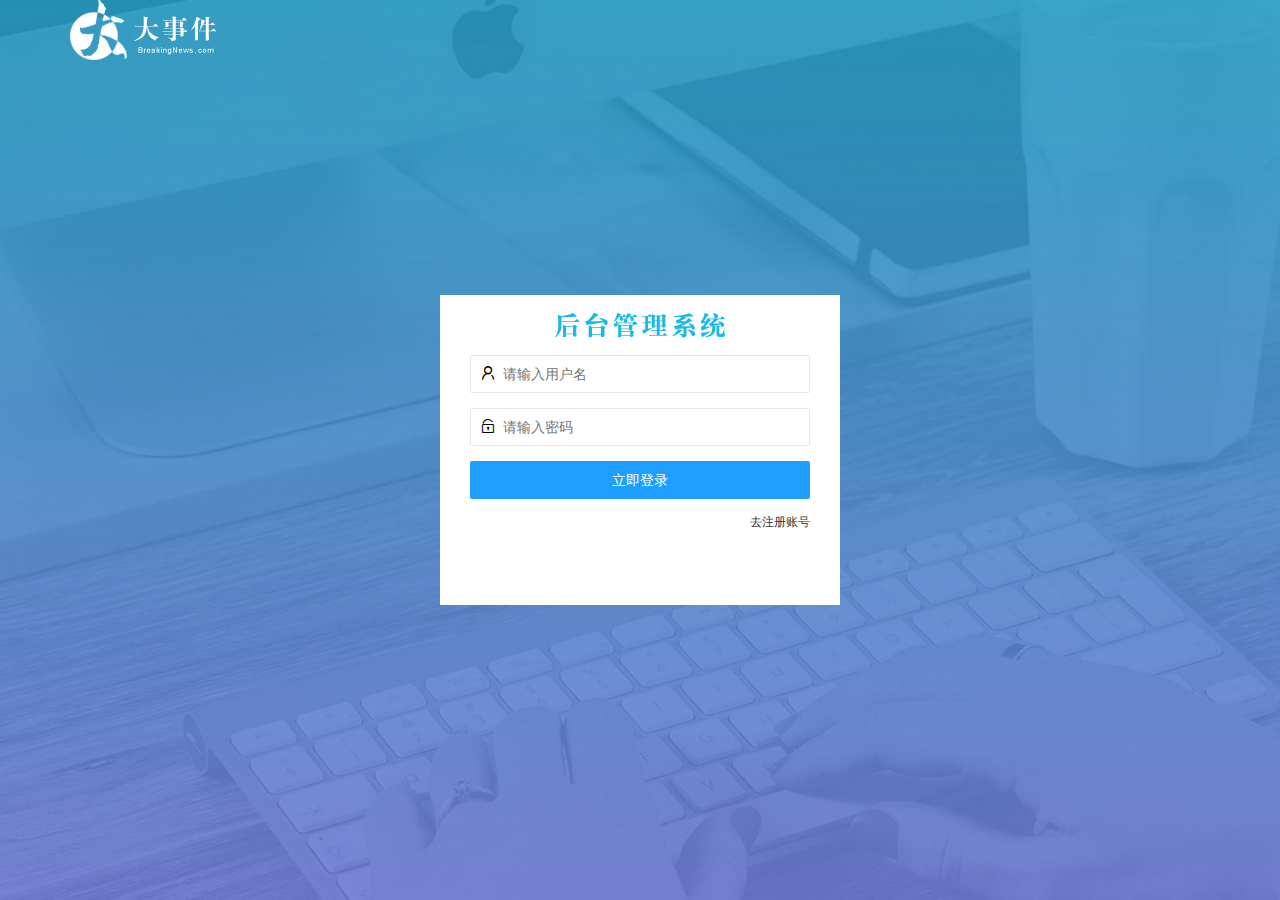
<file: login.html>
<!DOCTYPE html>
<html lang="en">

<head>
    <meta charset="UTF-8">
    <meta name="viewport" content="width=device-width, initial-scale=1.0">
    <meta http-equiv="X-UA-Compatible" content="ie=edge">
    <title>大事件-注册登录</title>
    <!-- layui 的样式 -->
    <link rel="stylesheet" href="./assets/lib/layui/css/layui.css">
    <!-- 自己的样式 -->
    <link rel="stylesheet" href="./assets/css/login.css">
</head>

<body>
    <!-- 头部logo -->
    <div class="layui-main">
        <img src="./assets/images/logo.png" alt="">
    </div>
    <!-- 登录注册区 -->
    <div class="loginAndRegBox">
        <div class="title-box"></div>
        <!-- 登录页面 -->
        <div class="login-box">
            <!-- 登录表单 -->
            <form class="layui-form" id="form_login">
                <!-- 用户名 -->
                <div class="layui-form-item">
                    <!-- 字体图标 -->
                    <i class="layui-icon layui-icon-username"></i>
                    <input type="text" name="username" required lay-verify="required|yhm" placeholder="请输入用户名"
                        autocomplete="off" class="layui-input">
                </div>
                <!-- 密码 -->
                <div class="layui-form-item">
                    <i class="layui-icon layui-icon-password"></i>
                    <input type="password" name="password" required lay-verify="required|pwd" placeholder="请输入密码"
                        autocomplete="off" class="layui-input">
                </div>
                <!-- 登录 -->
                <div class="layui-form-item">
                    <!-- 注意：表单提交按钮和普通按钮的区别，就是 lay-submit 属性 -->
                    <button class="layui-btn layui-btn-fluid layui-btn-normal" lay-submit>立即登录</button>
                </div>
                <div class="layui-form-item links">
                    <a href="javascript:;" id="link_reg">去注册账号</a>
                </div>
            </form>
        </div>
        <!-- 注册页面 -->
        <div class="reg-box">
            <!-- 注册表单 -->
            <form class="layui-form" id="form_reg">
                <!-- 注册用户名 -->
                <div class="layui-form-item">
                    <i class="layui-icon layui-icon-username"></i>
                    <input type="text" name="username" required lay-verify="required|yhm" placeholder="请输入用户名"
                        autocomplete="off" class="layui-input">
                </div>
                <!-- 注册密码 -->
                <div class="layui-form-item">
                    <i class="layui-icon layui-icon-password"></i>
                    <input type="password" name="password" required lay-verify="required|pwd" placeholder="请输入密码"
                        autocomplete="off" class="layui-input">
                </div>
                <!-- 确认密码 -->
                <div class="layui-form-item">
                    <i class="layui-icon layui-icon-password"></i>
                    <!-- 密码确认框name="repassword" -->
                    <input type="password" name="repassword" required lay-verify="required|repwd" placeholder="确认密码"
                        autocomplete="off" class="layui-input">
                </div>
                <!-- 注册 -->
                <div class="layui-form-item">
                    <!-- 注意：表单提交按钮和普通按钮的区别，就是 lay-submit 属性 -->
                    <button class="layui-btn layui-btn-fluid layui-btn-normal" lay-submit>立即注册</button>
                </div>
                <div class="layui-form-item links">
                    <a href="javascript:;" id="link_login">去登录</a>
                </div>
            </form>
        </div>
    </div>
    <!-- 导入layui的js文件 -->
    <script src="./assets/lib/layui/layui.all.js"></script>
    <!-- 导入jq文件 -->
    <script src="./assets/lib/jquery.js"></script>
    <!-- 导入baseAPI.js文件 必须在jq文件后面 -->
    <script src="./assets/js/baseAPI.js"></script>
    <!-- 导入自己的js文件 -->
    <script src="./assets/js/login.js"></script>
</body>

</html>
</file>
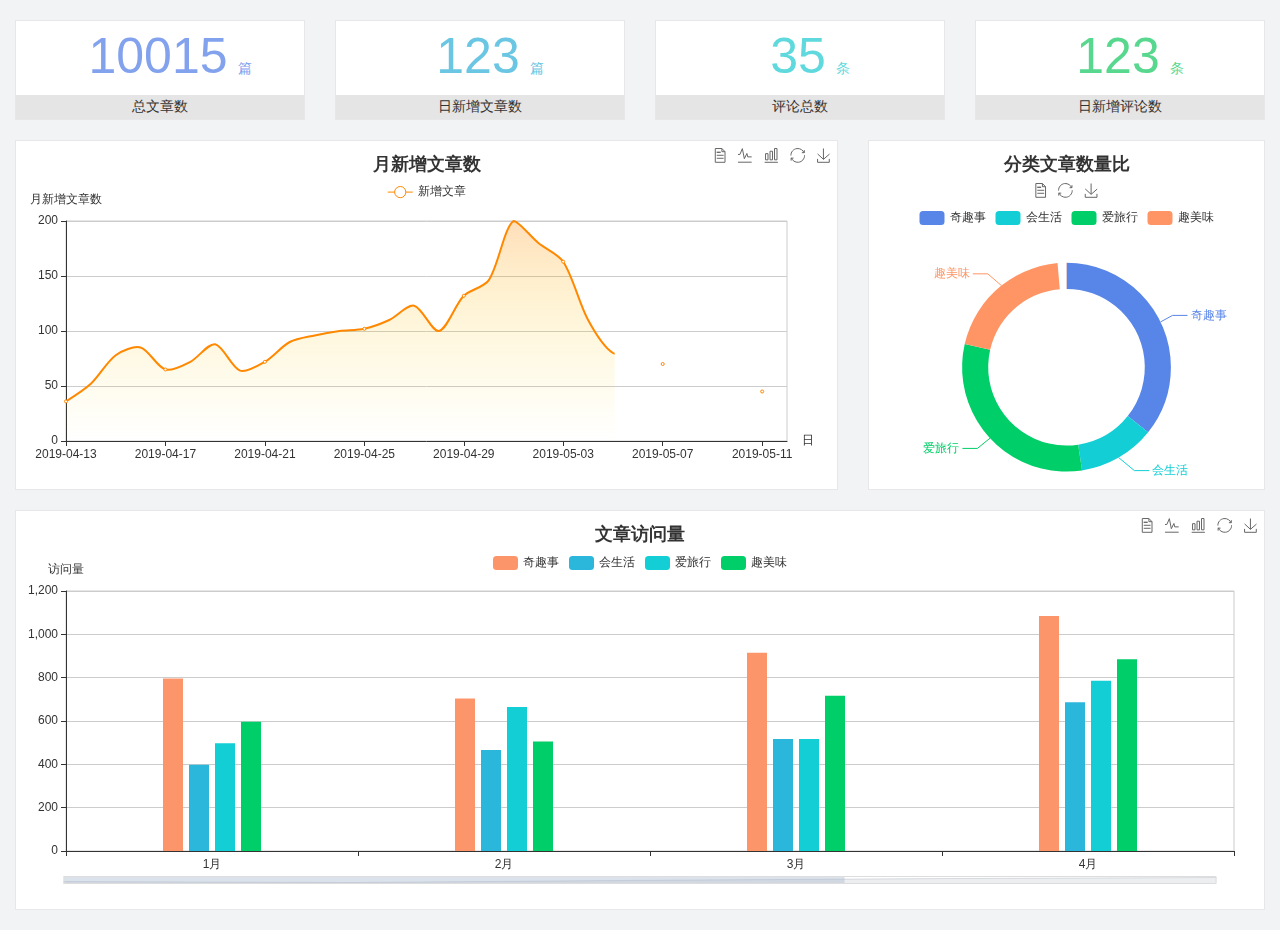
<file: home/dashboard.html>
<!DOCTYPE html>
<html lang="en">

<head>
  <meta charset="UTF-8">
  <meta name="viewport" content="width=device-width, initial-scale=1.0">
  <meta http-equiv="X-UA-Compatible" content="ie=edge">
  <title>图表统计</title>
  <link rel="stylesheet" href="../assets/lib/bootstrap.css" />
  <link rel="stylesheet" href="../assets/lib/main.css" />
  <script src="../assets/lib/jquery.js"></script>
  <script type="text/javascript" src="../assets/lib/echarts.min.js"></script>
</head>

<body>
  <div class="container-fluid">
    <div class="row spannel_list">
      <div class="col-sm-3 col-xs-6">
        <div class="spannel">
          <em>10015</em><span>篇</span>
          <b>总文章数</b>
        </div>
      </div>
      <div class="col-sm-3 col-xs-6">
        <div class="spannel scolor01">
          <em>123</em><span>篇</span>
          <b>日新增文章数</b>
        </div>
      </div>
      <div class="col-sm-3 col-xs-6">
        <div class="spannel scolor02">
          <em>35</em><span>条</span>
          <b>评论总数</b>
        </div>
      </div>
      <div class="col-sm-3 col-xs-6">
        <div class="spannel scolor03">
          <em>123</em><span>条</span>
          <b>日新增评论数</b>
        </div>
      </div>
    </div>
  </div>

  <div class="container-fluid">
    <div class="row curve-pie">
      <div class="col-lg-8 col-md-8">
        <div class="gragh_pannel" id="curve_show"></div>
      </div>
      <div class="col-lg-4 col-md-4">
        <div class="gragh_pannel" id="pie_show"></div>
      </div>
    </div>
  </div>

  <div class="container-fluid">
    <div class="column_pannel" id="column_show"></div>
  </div>

  <script>
    var oChart = echarts.init(document.getElementById('curve_show'));
    var aList_all = [
      { 'count': 36, 'date': '2019-04-13' },
      { 'count': 52, 'date': '2019-04-14' },
      { 'count': 78, 'date': '2019-04-15' },
      { 'count': 85, 'date': '2019-04-16' },
      { 'count': 65, 'date': '2019-04-17' },
      { 'count': 72, 'date': '2019-04-18' },
      { 'count': 88, 'date': '2019-04-19' },
      { 'count': 64, 'date': '2019-04-20' },
      { 'count': 72, 'date': '2019-04-21' },
      { 'count': 90, 'date': '2019-04-22' },
      { 'count': 96, 'date': '2019-04-23' },
      { 'count': 100, 'date': '2019-04-24' },
      { 'count': 102, 'date': '2019-04-25' },
      { 'count': 110, 'date': '2019-04-26' },
      { 'count': 123, 'date': '2019-04-27' },
      { 'count': 100, 'date': '2019-04-28' },
      { 'count': 132, 'date': '2019-04-29' },
      { 'count': 146, 'date': '2019-04-30' },
      { 'count': 200, 'date': '2019-05-01' },
      { 'count': 180, 'date': '2019-05-02' },
      { 'count': 163, 'date': '2019-05-03' },
      { 'count': 110, 'date': '2019-05-04' },
      { 'count': 80, 'date': '2019-05-05' },
      { 'count': 82, 'date': '2019-05-06' },
      { 'count': 70, 'date': '2019-05-07' },
      { 'count': 65, 'date': '2019-05-08' },
      { 'count': 54, 'date': '2019-05-09' },
      { 'count': 40, 'date': '2019-05-10' },
      { 'count': 45, 'date': '2019-05-11' },
      { 'count': 38, 'date': '2019-05-12' },
    ];

    let aCount = [];
    let aDate = [];

    for (var i = 0; i < aList_all.length; i++) {
      aCount.push(aList_all[i].count);
      aDate.push(aList_all[i].date);
    }

    var chartopt = {
      title: {
        text: '月新增文章数',
        left: 'center',
        top: '10'
      },
      tooltip: {
        trigger: 'axis'
      },
      legend: {
        data: ['新增文章'],
        top: '40'
      },
      toolbox: {
        show: true,
        feature: {
          mark: { show: true },
          dataView: { show: true, readOnly: false },
          magicType: { show: true, type: ['line', 'bar'] },
          restore: { show: true },
          saveAsImage: { show: true }
        }
      },
      calculable: true,
      xAxis: [
        {
          name: '日',
          type: 'category',
          boundaryGap: false,
          data: aDate
        }
      ],
      yAxis: [
        {
          name: '月新增文章数',
          type: 'value'
        }
      ],
      series: [
        {
          name: '新增文章',
          type: 'line',
          smooth: true,
          itemStyle: { normal: { areaStyle: { type: 'default' }, color: '#f80' }, lineStyle: { color: '#f80' } },
          data: aCount
        }],
      areaStyle: {
        normal: {
          color: new echarts.graphic.LinearGradient(0, 0, 0, 1, [{
            offset: 0,
            color: 'rgba(255,136,0,0.39)'
          }, {
            offset: .34,
            color: 'rgba(255,180,0,0.25)'
          }, {
            offset: 1,
            color: 'rgba(255,222,0,0.00)'
          }])

        }
      },
      grid: {
        show: true,
        x: 50,
        x2: 50,
        y: 80,
        height: 220
      }
    };

    oChart.setOption(chartopt);


    var oPie = echarts.init(document.getElementById('pie_show'));
    var oPieopt =
    {
      title: {
        top: 10,
        text: '分类文章数量比',
        x: 'center'
      },
      tooltip: {
        trigger: 'item',
        formatter: "{a} <br/>{b} : {c} ({d}%)"
      },
      color: ['#5885e8', '#13cfd5', '#00ce68', '#ff9565'],
      legend: {
        x: 'center',
        top: 65,
        data: ['奇趣事', '会生活', '爱旅行', '趣美味']
      },
      toolbox: {
        show: true,
        x: 'center',
        top: 35,
        feature: {
          mark: { show: true },
          dataView: { show: true, readOnly: false },
          magicType: {
            show: true,
            type: ['pie', 'funnel'],
            option: {
              funnel: {
                x: '25%',
                width: '50%',
                funnelAlign: 'left',
                max: 1548
              }
            }
          },
          restore: { show: true },
          saveAsImage: { show: true }
        }
      },
      calculable: true,
      series: [
        {
          name: '访问来源',
          type: 'pie',
          radius: ['45%', '60%'],
          center: ['50%', '65%'],
          data: [
            { value: 300, name: '奇趣事' },
            { value: 100, name: '会生活' },
            { value: 260, name: '爱旅行' },
            { value: 180, name: '趣美味' }
          ]
        }
      ]
    };
    oPie.setOption(oPieopt);



    var oColumn = this.echarts.init(document.getElementById('column_show'));
    var oColumnopt =
    {
      title: {
        text: '文章访问量',
        left: 'center',
        top: '10'
      },
      tooltip: {
        trigger: 'axis'
      },
      legend: {
        data: ['奇趣事', '会生活', '爱旅行', '趣美味'],
        top: '40'
      },
      toolbox: {
        show: true,
        feature: {
          mark: { show: true },
          dataView: { show: true, readOnly: false },
          magicType: { show: true, type: ['line', 'bar'] },
          restore: { show: true },
          saveAsImage: { show: true }
        }
      },
      calculable: true,
      xAxis: [
        {
          type: 'category',
          data: ['1月', '2月', '3月', '4月', '5月']
        }
      ],
      yAxis: [
        {
          name: '访问量',
          type: 'value'
        }
      ],
      series: [
        {
          name: '奇趣事',
          type: 'bar',
          barWidth: 20,
          itemStyle: {
            normal: { areaStyle: { type: 'default' }, color: '#fd956a' }
          },
          data: [800, 708, 920, 1090, 1200]
        },
        {
          name: '会生活',
          type: 'bar',
          barWidth: 20,
          itemStyle: {
            normal: { areaStyle: { type: 'default' }, color: '#2bb6db' }
          },
          data: [400, 468, 520, 690, 800]
        },
        {
          name: '爱旅行',
          type: 'bar',
          barWidth: 20,
          itemStyle: {
            normal: { areaStyle: { type: 'default' }, color: '#13cfd5' }
          },
          data: [500, 668, 520, 790, 900]
        },
        {
          name: '趣美味',
          type: 'bar',
          barWidth: 20,
          itemStyle: {
            normal: { areaStyle: { type: 'default' }, color: '#00ce68' }
          },
          data: [600, 508, 720, 890, 1000]
        }
      ],
      grid: {
        show: true,
        x: 50,
        x2: 30,
        y: 80,
        height: 260
      },
      dataZoom: [//给x轴设置滚动条
        {
          start: 0,//默认为0
          end: 100 - 1000 / 31,//默认为100
          type: 'slider',
          show: true,
          xAxisIndex: [0],
          handleSize: 0,//滑动条的 左右2个滑动条的大小
          height: 8,//组件高度
          left: 45, //左边的距离
          right: 50,//右边的距离
          bottom: 26,//右边的距离
          handleColor: '#ddd',//h滑动图标的颜色
          handleStyle: {
            borderColor: "#cacaca",
            borderWidth: "1",
            shadowBlur: 2,
            background: "#ddd",
            shadowColor: "#ddd",
          }
        }]
    };
    oColumn.setOption(oColumnopt);
  </script>
</body>

</html>
</file>
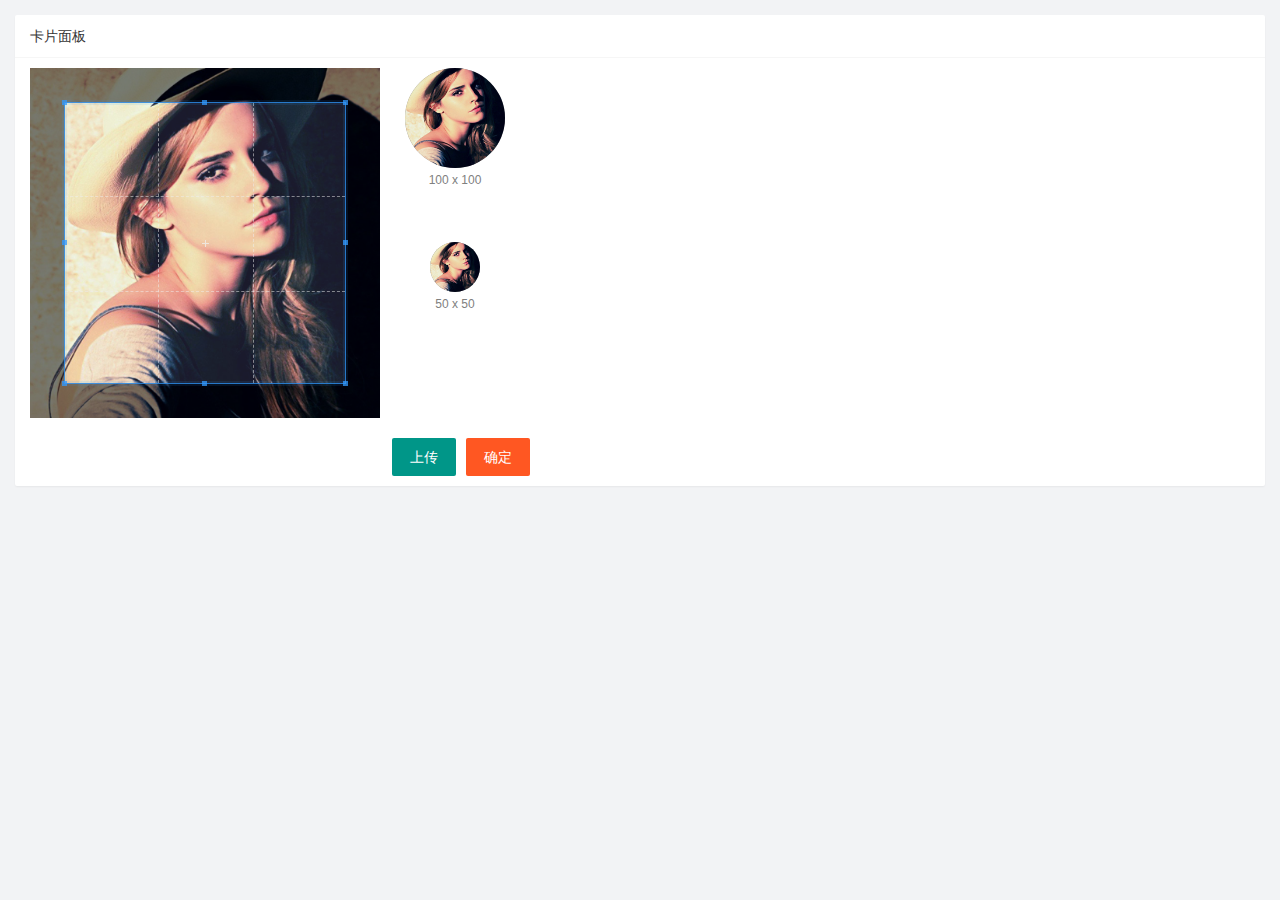
<file: user/user_avatar.html>
<!DOCTYPE html>
<html lang="en">

<head>
    <meta charset="UTF-8">
    <meta name="viewport" content="width=device-width, initial-scale=1.0">
    <meta http-equiv="X-UA-Compatible" content="ie=edge">
    <title>更换头像</title>
    <link rel="stylesheet" href="../assets/lib/layui/css/layui.css">
    <link rel="stylesheet" href="../assets/lib/cropper/cropper.css">
    <link rel="stylesheet" href="../assets/css/user_avatar.css">
</head>

<body>
    <div class="layui-card">
        <div class="layui-card-header">卡片面板</div>
        <div class="layui-card-body">
            <!-- 第一行的图片裁剪和预览区域 -->
            <div class="row1">
                <!-- 图片裁剪区域 -->
                <div class="cropper-box">
                    <!-- 这个 img 标签很重要，将来会把它初始化为裁剪区域 -->
                    <img id="image" src="../assets/images/sample.jpg" />
                </div>
                <!-- 图片的预览区域 -->
                <div class="preview-box">
                    <div>
                        <!-- 宽高为 100px 的预览区域 -->
                        <div class="img-preview w100"></div>
                        <p class="size">100 x 100</p>
                    </div>
                    <div>
                        <!-- 宽高为 50px 的预览区域 -->
                        <div class="img-preview w50"></div>
                        <p class="size">50 x 50</p>
                    </div>
                </div>
            </div>
            <!-- 第二行的按钮区域 -->
            <div class="row2">
                <!-- accept确定文件上传的类型 -->
                <input type="file" id="file" accept="image/png,image/jpeg" />
                <button type="button" class="layui-btn" id="shangChuan">上传</button>
                <button type="button" class="layui-btn layui-btn-danger" id="queDing">确定</button>
            </div>
        </div>
    </div>
    <script src="../assets/lib/layui/layui.all.js"></script>
    <script src="../assets/lib/jquery.js"></script>
    <script src="../assets/js/baseAPI.js"></script>
    <script src="../assets/lib/cropper/Cropper.js"></script>
    <script src="../assets/lib/cropper/jquery-cropper.js"></script>
    <script src="../assets/js/user_avatar.js"></script>
</body>

</html>
</file>
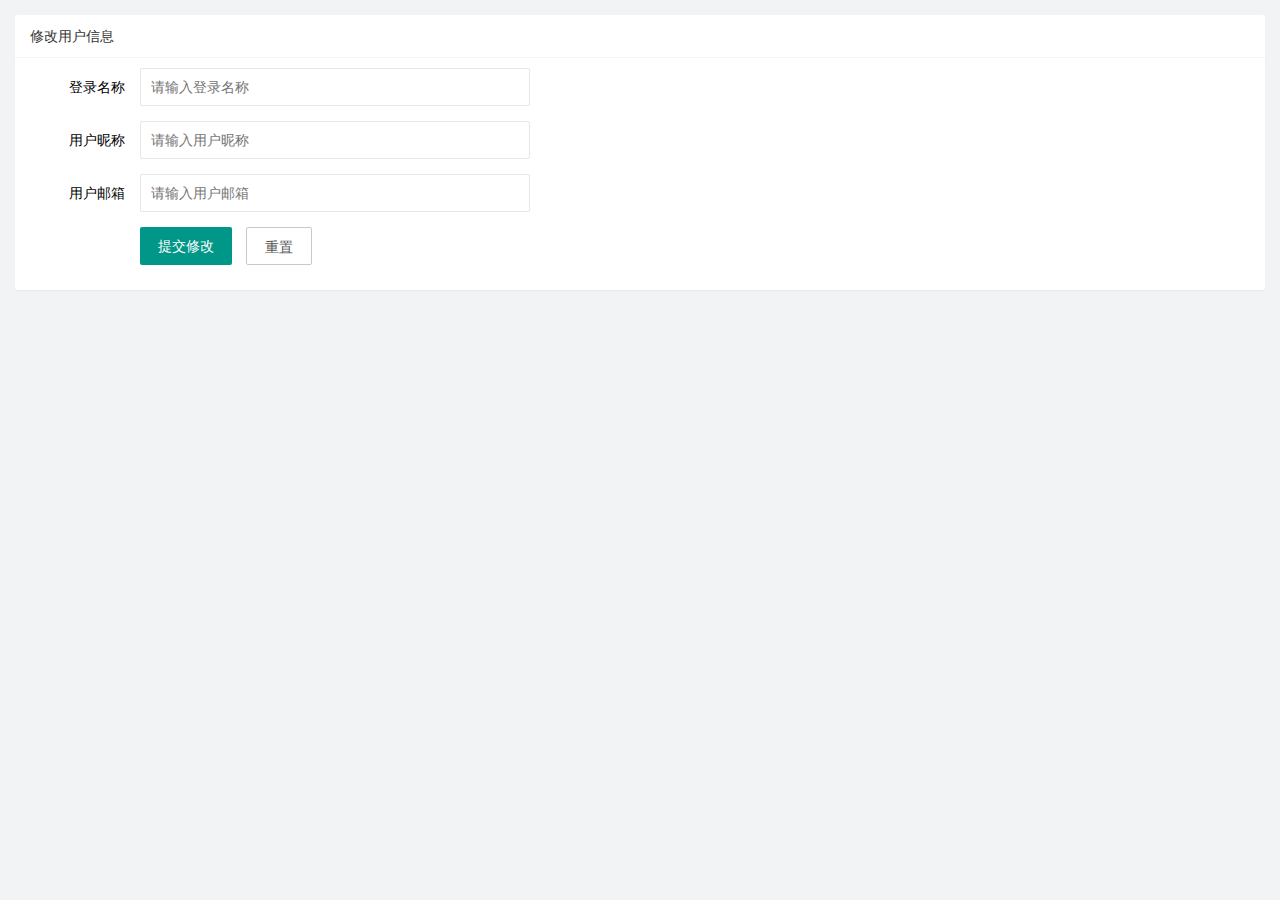
<file: user/user_info.html>
<!DOCTYPE html>
<html lang="en">

<head>
    <meta charset="UTF-8">
    <meta name="viewport" content="width=device-width, initial-scale=1.0">
    <meta http-equiv="X-UA-Compatible" content="ie=edge">
    <title>基本资料</title>
    <!-- 导入第三方的layui样式文件 -->
    <link rel="stylesheet" href="../assets/lib/layui/css/layui.css">
    <!-- 导入自己的样式文件 -->
    <link rel="stylesheet" href="../assets/css/user_info.css">
</head>

<body>
    <div class="layui-card">
        <div class="layui-card-header">修改用户信息</div>
        <div class="layui-card-body">
            <form class="layui-form" lay-filter="formUserInfo">
                <!-- 这是隐藏域 -->
                <input type="hidden" name="id" value="" />
                <div class="layui-form-item">
                    <label class="layui-form-label">登录名称</label>
                    <div class="layui-input-block">
                        <input type="text" name="username" required lay-verify="required" placeholder="请输入登录名称"
                            autocomplete="off" class="layui-input" readonly />
                    </div>
                </div>
                <div class="layui-form-item">
                    <label class="layui-form-label">用户昵称</label>
                    <div class="layui-input-block">
                        <input type="text" name="nickname" required lay-verify="required|nickname" placeholder="请输入用户昵称"
                            autocomplete="off" class="layui-input" />
                    </div>
                </div>
                <div class="layui-form-item">
                    <label class="layui-form-label">用户邮箱</label>
                    <div class="layui-input-block">
                        <input type="text" name="email" required lay-verify="required|email" placeholder="请输入用户邮箱"
                            autocomplete="off" class="layui-input" />
                    </div>
                </div>
                <div class="layui-form-item">
                    <div class="layui-input-block">
                        <button class="layui-btn" lay-submit lay-filter="formDemo">提交修改</button>
                        <button type="reset" class="layui-btn layui-btn-primary" id="btnReset">重置</button>
                    </div>
                </div>
            </form>
        </div>
    </div>
    <!-- 导入layui的js文件 -->
    <script src="../assets/lib/layui/layui.all.js"></script>
    <!-- 导入jq文件 -->
    <script src="../assets/lib/jquery.js"></script>
    <!-- 导入自己封装的baseAPI -->
    <script src="../assets/js/baseAPI.js"></script>
    <!-- 导入自己的页面js文件 -->
    <script src="../assets/js/user_info.js"></script>
</body>

</html>
</file>
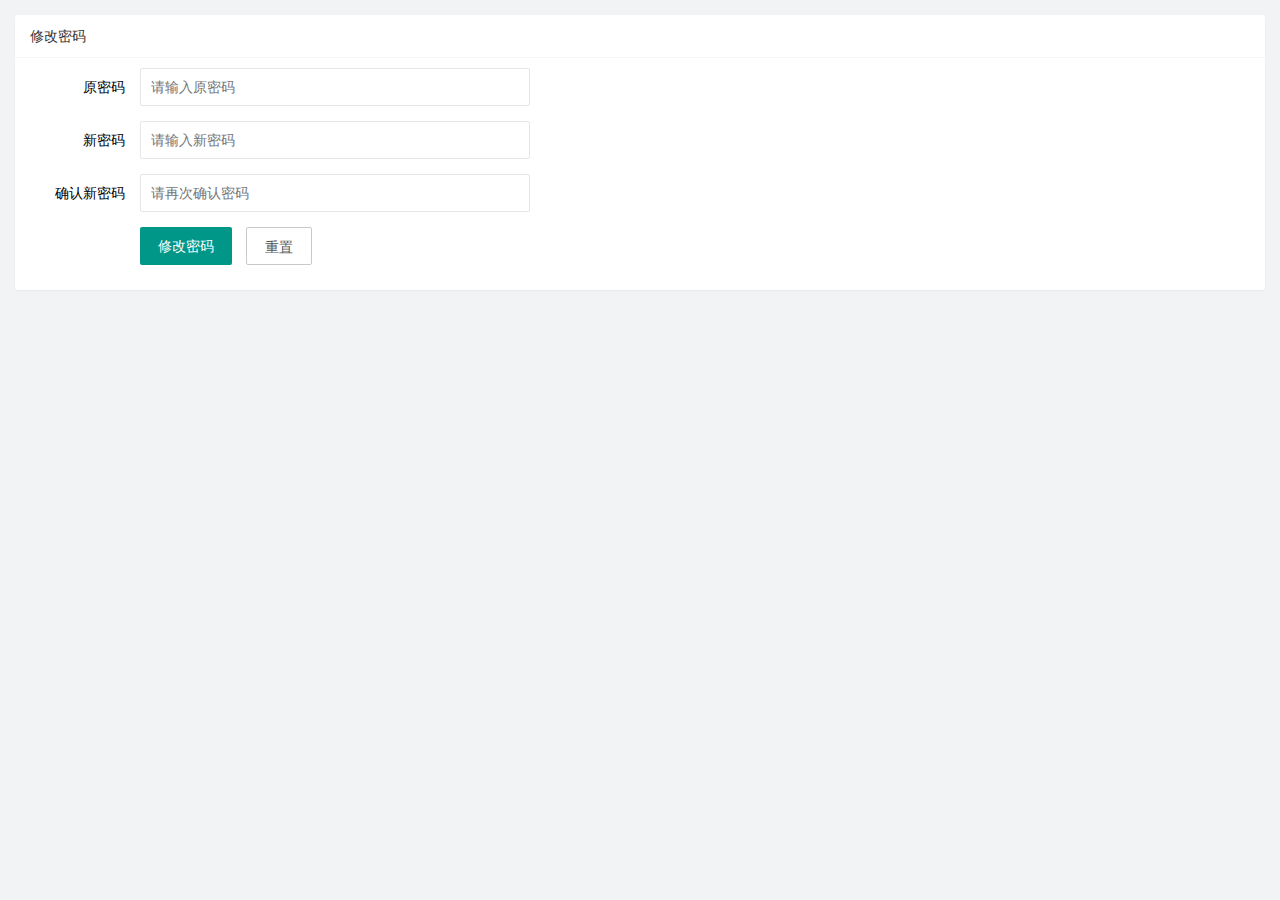
<file: user/user_pwd.html>
<!DOCTYPE html>
<html lang="en">

<head>
    <meta charset="UTF-8">
    <meta name="viewport" content="width=device-width, initial-scale=1.0">
    <meta http-equiv="X-UA-Compatible" content="ie=edge">
    <title>修改密码</title>
    <link rel="stylesheet" href="../assets/lib/layui/css/layui.css">
    <link rel="stylesheet" href="../assets/css/user_pwd.css">
</head>

<body>
    <div class="layui-card">
        <div class="layui-card-header">修改密码</div>
        <div class="layui-card-body">
            <form class="layui-form" action="">
                <div class="layui-form-item">
                    <label class="layui-form-label">原密码</label>
                    <div class="layui-input-block">
                        <input type="password" name="oldPwd" required lay-verify="required|pwd" placeholder="请输入原密码"
                            autocomplete="off" class="layui-input">
                    </div>
                </div>
                <div class="layui-form-item">
                    <label class="layui-form-label">新密码</label>
                    <div class="layui-input-block">
                        <input type="password" name="newPwd" required lay-verify="required|pwd|samePwd"
                            placeholder="请输入新密码" autocomplete="off" class="layui-input">
                    </div>
                </div>
                <div class="layui-form-item">
                    <label class="layui-form-label">确认新密码</label>
                    <div class="layui-input-block">
                        <input type="password" name="rePwd" required lay-verify="required|pwd|rePwd"
                            placeholder="请再次确认密码" autocomplete="off" class="layui-input">
                    </div>
                </div>
                <div class="layui-form-item">
                    <div class="layui-input-block">
                        <button class="layui-btn" lay-submit lay-filter="formDemo">修改密码</button>
                        <button type="reset" class="layui-btn layui-btn-primary">重置</button>
                    </div>
                </div>
            </form>
        </div>
    </div>
    <script src="../assets/lib/layui/layui.all.js"></script>
    <script src="../assets/lib/jquery.js"></script>
    <script src="../assets/js/baseAPI.js"></script>
    <script src="../assets/js/user_pwd.js"></script>
</body>

</html>
</file>
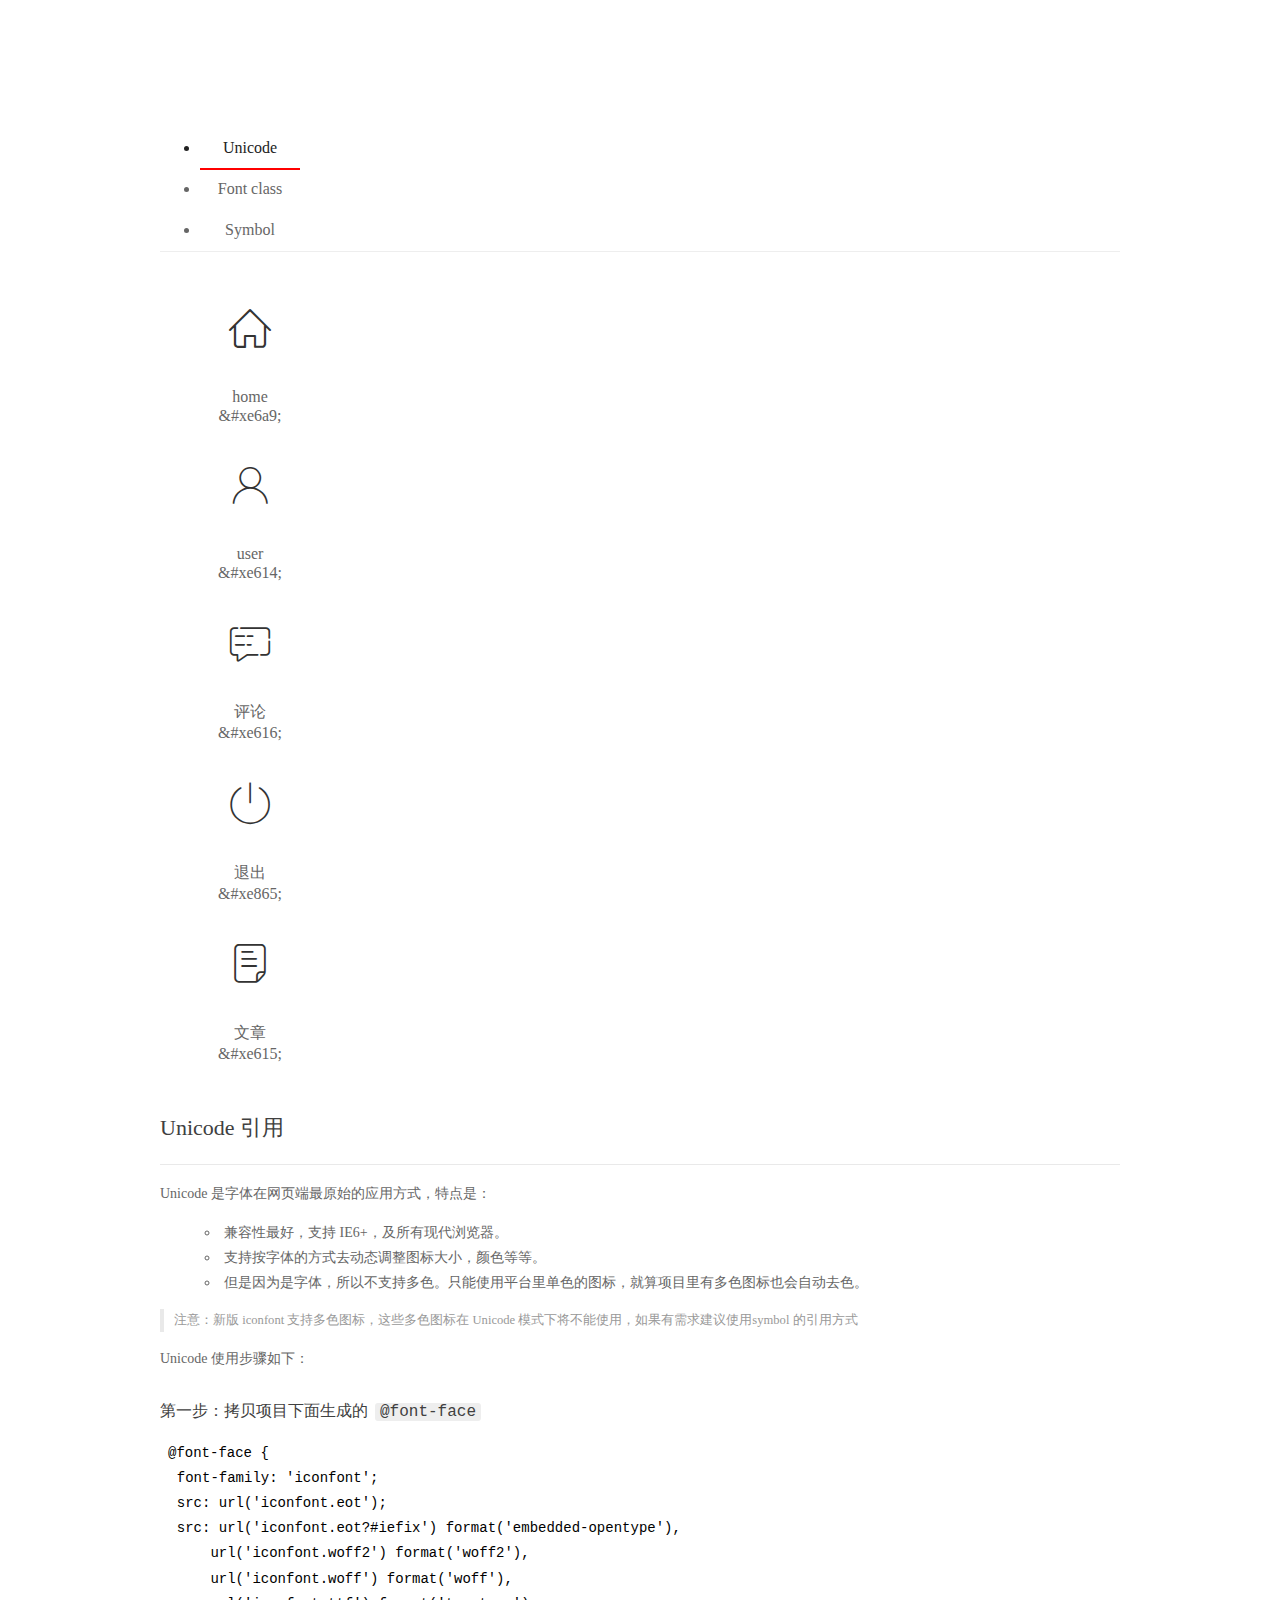
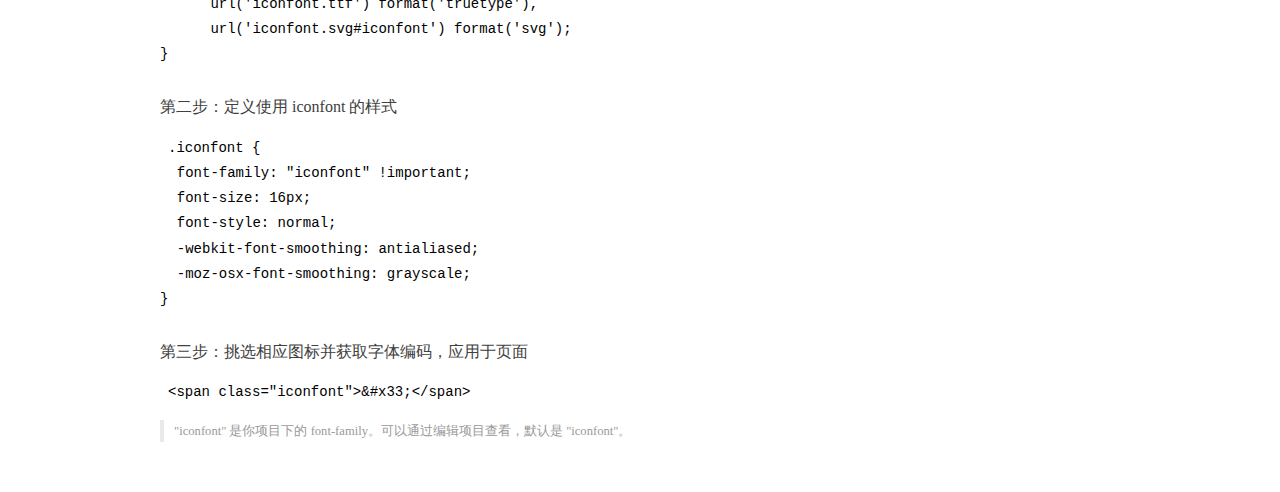
<file: assets/fonts/demo_index.html>
<!DOCTYPE html>
<html>
<head>
  <meta charset="utf-8"/>
  <title>IconFont Demo</title>
  <link rel="shortcut icon" href="https://gtms04.alicdn.com/tps/i4/TB1_oz6GVXXXXaFXpXXJDFnIXXX-64-64.ico" type="image/x-icon"/>
  <link rel="stylesheet" href="https://g.alicdn.com/thx/cube/1.3.2/cube.min.css">
  <link rel="stylesheet" href="demo.css">
  <link rel="stylesheet" href="iconfont.css">
  <script src="iconfont.js"></script>
  <!-- jQuery -->
  <script src="https://a1.alicdn.com/oss/uploads/2018/12/26/7bfddb60-08e8-11e9-9b04-53e73bb6408b.js"></script>
  <!-- 代码高亮 -->
  <script src="https://a1.alicdn.com/oss/uploads/2018/12/26/a3f714d0-08e6-11e9-8a15-ebf944d7534c.js"></script>
</head>
<body>
  <div class="main">
    <h1 class="logo"><a href="https://www.iconfont.cn/" title="iconfont 首页" target="_blank">&#xe86b;</a></h1>
    <div class="nav-tabs">
      <ul id="tabs" class="dib-box">
        <li class="dib active"><span>Unicode</span></li>
        <li class="dib"><span>Font class</span></li>
        <li class="dib"><span>Symbol</span></li>
      </ul>
      
    </div>
    <div class="tab-container">
      <div class="content unicode" style="display: block;">
          <ul class="icon_lists dib-box">
          
            <li class="dib">
              <span class="icon iconfont">&#xe6a9;</span>
                <div class="name">home</div>
                <div class="code-name">&amp;#xe6a9;</div>
              </li>
          
            <li class="dib">
              <span class="icon iconfont">&#xe614;</span>
                <div class="name">user</div>
                <div class="code-name">&amp;#xe614;</div>
              </li>
          
            <li class="dib">
              <span class="icon iconfont">&#xe616;</span>
                <div class="name">评论</div>
                <div class="code-name">&amp;#xe616;</div>
              </li>
          
            <li class="dib">
              <span class="icon iconfont">&#xe865;</span>
                <div class="name">退出</div>
                <div class="code-name">&amp;#xe865;</div>
              </li>
          
            <li class="dib">
              <span class="icon iconfont">&#xe615;</span>
                <div class="name">文章</div>
                <div class="code-name">&amp;#xe615;</div>
              </li>
          
          </ul>
          <div class="article markdown">
          <h2 id="unicode-">Unicode 引用</h2>
          <hr>

          <p>Unicode 是字体在网页端最原始的应用方式，特点是：</p>
          <ul>
            <li>兼容性最好，支持 IE6+，及所有现代浏览器。</li>
            <li>支持按字体的方式去动态调整图标大小，颜色等等。</li>
            <li>但是因为是字体，所以不支持多色。只能使用平台里单色的图标，就算项目里有多色图标也会自动去色。</li>
          </ul>
          <blockquote>
            <p>注意：新版 iconfont 支持多色图标，这些多色图标在 Unicode 模式下将不能使用，如果有需求建议使用symbol 的引用方式</p>
          </blockquote>
          <p>Unicode 使用步骤如下：</p>
          <h3 id="-font-face">第一步：拷贝项目下面生成的 <code>@font-face</code></h3>
<pre><code class="language-css"
>@font-face {
  font-family: 'iconfont';
  src: url('iconfont.eot');
  src: url('iconfont.eot?#iefix') format('embedded-opentype'),
      url('iconfont.woff2') format('woff2'),
      url('iconfont.woff') format('woff'),
      url('iconfont.ttf') format('truetype'),
      url('iconfont.svg#iconfont') format('svg');
}
</code></pre>
          <h3 id="-iconfont-">第二步：定义使用 iconfont 的样式</h3>
<pre><code class="language-css"
>.iconfont {
  font-family: "iconfont" !important;
  font-size: 16px;
  font-style: normal;
  -webkit-font-smoothing: antialiased;
  -moz-osx-font-smoothing: grayscale;
}
</code></pre>
          <h3 id="-">第三步：挑选相应图标并获取字体编码，应用于页面</h3>
<pre>
<code class="language-html"
>&lt;span class="iconfont"&gt;&amp;#x33;&lt;/span&gt;
</code></pre>
          <blockquote>
            <p>"iconfont" 是你项目下的 font-family。可以通过编辑项目查看，默认是 "iconfont"。</p>
          </blockquote>
          </div>
      </div>
      <div class="content font-class">
        <ul class="icon_lists dib-box">
          
          <li class="dib">
            <span class="icon iconfont icon-home"></span>
            <div class="name">
              home
            </div>
            <div class="code-name">.icon-home
            </div>
          </li>
          
          <li class="dib">
            <span class="icon iconfont icon-user"></span>
            <div class="name">
              user
            </div>
            <div class="code-name">.icon-user
            </div>
          </li>
          
          <li class="dib">
            <span class="icon iconfont icon-pinglun"></span>
            <div class="name">
              评论
            </div>
            <div class="code-name">.icon-pinglun
            </div>
          </li>
          
          <li class="dib">
            <span class="icon iconfont icon-tuichu"></span>
            <div class="name">
              退出
            </div>
            <div class="code-name">.icon-tuichu
            </div>
          </li>
          
          <li class="dib">
            <span class="icon iconfont icon-16"></span>
            <div class="name">
              文章
            </div>
            <div class="code-name">.icon-16
            </div>
          </li>
          
        </ul>
        <div class="article markdown">
        <h2 id="font-class-">font-class 引用</h2>
        <hr>

        <p>font-class 是 Unicode 使用方式的一种变种，主要是解决 Unicode 书写不直观，语意不明确的问题。</p>
        <p>与 Unicode 使用方式相比，具有如下特点：</p>
        <ul>
          <li>兼容性良好，支持 IE8+，及所有现代浏览器。</li>
          <li>相比于 Unicode 语意明确，书写更直观。可以很容易分辨这个 icon 是什么。</li>
          <li>因为使用 class 来定义图标，所以当要替换图标时，只需要修改 class 里面的 Unicode 引用。</li>
          <li>不过因为本质上还是使用的字体，所以多色图标还是不支持的。</li>
        </ul>
        <p>使用步骤如下：</p>
        <h3 id="-fontclass-">第一步：引入项目下面生成的 fontclass 代码：</h3>
<pre><code class="language-html">&lt;link rel="stylesheet" href="./iconfont.css"&gt;
</code></pre>
        <h3 id="-">第二步：挑选相应图标并获取类名，应用于页面：</h3>
<pre><code class="language-html">&lt;span class="iconfont icon-xxx"&gt;&lt;/span&gt;
</code></pre>
        <blockquote>
          <p>"
            iconfont" 是你项目下的 font-family。可以通过编辑项目查看，默认是 "iconfont"。</p>
        </blockquote>
      </div>
      </div>
      <div class="content symbol">
          <ul class="icon_lists dib-box">
          
            <li class="dib">
                <svg class="icon svg-icon" aria-hidden="true">
                  <use xlink:href="#icon-home"></use>
                </svg>
                <div class="name">home</div>
                <div class="code-name">#icon-home</div>
            </li>
          
            <li class="dib">
                <svg class="icon svg-icon" aria-hidden="true">
                  <use xlink:href="#icon-user"></use>
                </svg>
                <div class="name">user</div>
                <div class="code-name">#icon-user</div>
            </li>
          
            <li class="dib">
                <svg class="icon svg-icon" aria-hidden="true">
                  <use xlink:href="#icon-pinglun"></use>
                </svg>
                <div class="name">评论</div>
                <div class="code-name">#icon-pinglun</div>
            </li>
          
            <li class="dib">
                <svg class="icon svg-icon" aria-hidden="true">
                  <use xlink:href="#icon-tuichu"></use>
                </svg>
                <div class="name">退出</div>
                <div class="code-name">#icon-tuichu</div>
            </li>
          
            <li class="dib">
                <svg class="icon svg-icon" aria-hidden="true">
                  <use xlink:href="#icon-16"></use>
                </svg>
                <div class="name">文章</div>
                <div class="code-name">#icon-16</div>
            </li>
          
          </ul>
          <div class="article markdown">
          <h2 id="symbol-">Symbol 引用</h2>
          <hr>

          <p>这是一种全新的使用方式，应该说这才是未来的主流，也是平台目前推荐的用法。相关介绍可以参考这篇<a href="">文章</a>
            这种用法其实是做了一个 SVG 的集合，与另外两种相比具有如下特点：</p>
          <ul>
            <li>支持多色图标了，不再受单色限制。</li>
            <li>通过一些技巧，支持像字体那样，通过 <code>font-size</code>, <code>color</code> 来调整样式。</li>
            <li>兼容性较差，支持 IE9+，及现代浏览器。</li>
            <li>浏览器渲染 SVG 的性能一般，还不如 png。</li>
          </ul>
          <p>使用步骤如下：</p>
          <h3 id="-symbol-">第一步：引入项目下面生成的 symbol 代码：</h3>
<pre><code class="language-html">&lt;script src="./iconfont.js"&gt;&lt;/script&gt;
</code></pre>
          <h3 id="-css-">第二步：加入通用 CSS 代码（引入一次就行）：</h3>
<pre><code class="language-html">&lt;style&gt;
.icon {
  width: 1em;
  height: 1em;
  vertical-align: -0.15em;
  fill: currentColor;
  overflow: hidden;
}
&lt;/style&gt;
</code></pre>
          <h3 id="-">第三步：挑选相应图标并获取类名，应用于页面：</h3>
<pre><code class="language-html">&lt;svg class="icon" aria-hidden="true"&gt;
  &lt;use xlink:href="#icon-xxx"&gt;&lt;/use&gt;
&lt;/svg&gt;
</code></pre>
          </div>
      </div>

    </div>
  </div>
  <script>
  $(document).ready(function () {
      $('.tab-container .content:first').show()

      $('#tabs li').click(function (e) {
        var tabContent = $('.tab-container .content')
        var index = $(this).index()

        if ($(this).hasClass('active')) {
          return
        } else {
          $('#tabs li').removeClass('active')
          $(this).addClass('active')

          tabContent.hide().eq(index).fadeIn()
        }
      })
    })
  </script>
</body>
</html>
</file>
<file: assets/lib/layui/css/layui.css>
/** layui-v2.5.5 MIT License By https://www.layui.com */
 .layui-inline,img{display:inline-block;vertical-align:middle}h1,h2,h3,h4,h5,h6{font-weight:400}.layui-edge,.layui-header,.layui-inline,.layui-main{position:relative}.layui-body,.layui-edge,.layui-elip{overflow:hidden}.layui-btn,.layui-edge,.layui-inline,img{vertical-align:middle}.layui-btn,.layui-disabled,.layui-icon,.layui-unselect{-moz-user-select:none;-webkit-user-select:none;-ms-user-select:none}.layui-elip,.layui-form-checkbox span,.layui-form-pane .layui-form-label{text-overflow:ellipsis;white-space:nowrap}.layui-breadcrumb,.layui-tree-btnGroup{visibility:hidden}blockquote,body,button,dd,div,dl,dt,form,h1,h2,h3,h4,h5,h6,input,li,ol,p,pre,td,textarea,th,ul{margin:0;padding:0;-webkit-tap-highlight-color:rgba(0,0,0,0)}a:active,a:hover{outline:0}img{border:none}li{list-style:none}table{border-collapse:collapse;border-spacing:0}h4,h5,h6{font-size:100%}button,input,optgroup,option,select,textarea{font-family:inherit;font-size:inherit;font-style:inherit;font-weight:inherit;outline:0}pre{white-space:pre-wrap;white-space:-moz-pre-wrap;white-space:-pre-wrap;white-space:-o-pre-wrap;word-wrap:break-word}body{line-height:24px;font:14px Helvetica Neue,Helvetica,PingFang SC,Tahoma,Arial,sans-serif}hr{height:1px;margin:10px 0;border:0;clear:both}a{color:#333;text-decoration:none}a:hover{color:#777}a cite{font-style:normal;*cursor:pointer}.layui-border-box,.layui-border-box *{box-sizing:border-box}.layui-box,.layui-box *{box-sizing:content-box}.layui-clear{clear:both;*zoom:1}.layui-clear:after{content:'\20';clear:both;*zoom:1;display:block;height:0}.layui-inline{*display:inline;*zoom:1}.layui-edge{display:inline-block;width:0;height:0;border-width:6px;border-style:dashed;border-color:transparent}.layui-edge-top{top:-4px;border-bottom-color:#999;border-bottom-style:solid}.layui-edge-right{border-left-color:#999;border-left-style:solid}.layui-edge-bottom{top:2px;border-top-color:#999;border-top-style:solid}.layui-edge-left{border-right-color:#999;border-right-style:solid}.layui-disabled,.layui-disabled:hover{color:#d2d2d2!important;cursor:not-allowed!important}.layui-circle{border-radius:100%}.layui-show{display:block!important}.layui-hide{display:none!important}@font-face{font-family:layui-icon;src:url(../font/iconfont.eot?v=250);src:url(../font/iconfont.eot?v=250#iefix) format('embedded-opentype'),url(../font/iconfont.woff2?v=250) format('woff2'),url(../font/iconfont.woff?v=250) format('woff'),url(../font/iconfont.ttf?v=250) format('truetype'),url(../font/iconfont.svg?v=250#layui-icon) format('svg')}.layui-icon{font-family:layui-icon!important;font-size:16px;font-style:normal;-webkit-font-smoothing:antialiased;-moz-osx-font-smoothing:grayscale}.layui-icon-reply-fill:before{content:"\e611"}.layui-icon-set-fill:before{content:"\e614"}.layui-icon-menu-fill:before{content:"\e60f"}.layui-icon-search:before{content:"\e615"}.layui-icon-share:before{content:"\e641"}.layui-icon-set-sm:before{content:"\e620"}.layui-icon-engine:before{content:"\e628"}.layui-icon-close:before{content:"\1006"}.layui-icon-close-fill:before{content:"\1007"}.layui-icon-chart-screen:before{content:"\e629"}.layui-icon-star:before{content:"\e600"}.layui-icon-circle-dot:before{content:"\e617"}.layui-icon-chat:before{content:"\e606"}.layui-icon-release:before{content:"\e609"}.layui-icon-list:before{content:"\e60a"}.layui-icon-chart:before{content:"\e62c"}.layui-icon-ok-circle:before{content:"\1005"}.layui-icon-layim-theme:before{content:"\e61b"}.layui-icon-table:before{content:"\e62d"}.layui-icon-right:before{content:"\e602"}.layui-icon-left:before{content:"\e603"}.layui-icon-cart-simple:before{content:"\e698"}.layui-icon-face-cry:before{content:"\e69c"}.layui-icon-face-smile:before{content:"\e6af"}.layui-icon-survey:before{content:"\e6b2"}.layui-icon-tree:before{content:"\e62e"}.layui-icon-upload-circle:before{content:"\e62f"}.layui-icon-add-circle:before{content:"\e61f"}.layui-icon-download-circle:before{content:"\e601"}.layui-icon-templeate-1:before{content:"\e630"}.layui-icon-util:before{content:"\e631"}.layui-icon-face-surprised:before{content:"\e664"}.layui-icon-edit:before{content:"\e642"}.layui-icon-speaker:before{content:"\e645"}.layui-icon-down:before{content:"\e61a"}.layui-icon-file:before{content:"\e621"}.layui-icon-layouts:before{content:"\e632"}.layui-icon-rate-half:before{content:"\e6c9"}.layui-icon-add-circle-fine:before{content:"\e608"}.layui-icon-prev-circle:before{content:"\e633"}.layui-icon-read:before{content:"\e705"}.layui-icon-404:before{content:"\e61c"}.layui-icon-carousel:before{content:"\e634"}.layui-icon-help:before{content:"\e607"}.layui-icon-code-circle:before{content:"\e635"}.layui-icon-water:before{content:"\e636"}.layui-icon-username:before{content:"\e66f"}.layui-icon-find-fill:before{content:"\e670"}.layui-icon-about:before{content:"\e60b"}.layui-icon-location:before{content:"\e715"}.layui-icon-up:before{content:"\e619"}.layui-icon-pause:before{content:"\e651"}.layui-icon-date:before{content:"\e637"}.layui-icon-layim-uploadfile:before{content:"\e61d"}.layui-icon-delete:before{content:"\e640"}.layui-icon-play:before{content:"\e652"}.layui-icon-top:before{content:"\e604"}.layui-icon-friends:before{content:"\e612"}.layui-icon-refresh-3:before{content:"\e9aa"}.layui-icon-ok:before{content:"\e605"}.layui-icon-layer:before{content:"\e638"}.layui-icon-face-smile-fine:before{content:"\e60c"}.layui-icon-dollar:before{content:"\e659"}.layui-icon-group:before{content:"\e613"}.layui-icon-layim-download:before{content:"\e61e"}.layui-icon-picture-fine:before{content:"\e60d"}.layui-icon-link:before{content:"\e64c"}.layui-icon-diamond:before{content:"\e735"}.layui-icon-log:before{content:"\e60e"}.layui-icon-rate-solid:before{content:"\e67a"}.layui-icon-fonts-del:before{content:"\e64f"}.layui-icon-unlink:before{content:"\e64d"}.layui-icon-fonts-clear:before{content:"\e639"}.layui-icon-triangle-r:before{content:"\e623"}.layui-icon-circle:before{content:"\e63f"}.layui-icon-radio:before{content:"\e643"}.layui-icon-align-center:before{content:"\e647"}.layui-icon-align-right:before{content:"\e648"}.layui-icon-align-left:before{content:"\e649"}.layui-icon-loading-1:before{content:"\e63e"}.layui-icon-return:before{content:"\e65c"}.layui-icon-fonts-strong:before{content:"\e62b"}.layui-icon-upload:before{content:"\e67c"}.layui-icon-dialogue:before{content:"\e63a"}.layui-icon-video:before{content:"\e6ed"}.layui-icon-headset:before{content:"\e6fc"}.layui-icon-cellphone-fine:before{content:"\e63b"}.layui-icon-add-1:before{content:"\e654"}.layui-icon-face-smile-b:before{content:"\e650"}.layui-icon-fonts-html:before{content:"\e64b"}.layui-icon-form:before{content:"\e63c"}.layui-icon-cart:before{content:"\e657"}.layui-icon-camera-fill:before{content:"\e65d"}.layui-icon-tabs:before{content:"\e62a"}.layui-icon-fonts-code:before{content:"\e64e"}.layui-icon-fire:before{content:"\e756"}.layui-icon-set:before{content:"\e716"}.layui-icon-fonts-u:before{content:"\e646"}.layui-icon-triangle-d:before{content:"\e625"}.layui-icon-tips:before{content:"\e702"}.layui-icon-picture:before{content:"\e64a"}.layui-icon-more-vertical:before{content:"\e671"}.layui-icon-flag:before{content:"\e66c"}.layui-icon-loading:before{content:"\e63d"}.layui-icon-fonts-i:before{content:"\e644"}.layui-icon-refresh-1:before{content:"\e666"}.layui-icon-rmb:before{content:"\e65e"}.layui-icon-home:before{content:"\e68e"}.layui-icon-user:before{content:"\e770"}.layui-icon-notice:before{content:"\e667"}.layui-icon-login-weibo:before{content:"\e675"}.layui-icon-voice:before{content:"\e688"}.layui-icon-upload-drag:before{content:"\e681"}.layui-icon-login-qq:before{content:"\e676"}.layui-icon-snowflake:before{content:"\e6b1"}.layui-icon-file-b:before{content:"\e655"}.layui-icon-template:before{content:"\e663"}.layui-icon-auz:before{content:"\e672"}.layui-icon-console:before{content:"\e665"}.layui-icon-app:before{content:"\e653"}.layui-icon-prev:before{content:"\e65a"}.layui-icon-website:before{content:"\e7ae"}.layui-icon-next:before{content:"\e65b"}.layui-icon-component:before{content:"\e857"}.layui-icon-more:before{content:"\e65f"}.layui-icon-login-wechat:before{content:"\e677"}.layui-icon-shrink-right:before{content:"\e668"}.layui-icon-spread-left:before{content:"\e66b"}.layui-icon-camera:before{content:"\e660"}.layui-icon-note:before{content:"\e66e"}.layui-icon-refresh:before{content:"\e669"}.layui-icon-female:before{content:"\e661"}.layui-icon-male:before{content:"\e662"}.layui-icon-password:before{content:"\e673"}.layui-icon-senior:before{content:"\e674"}.layui-icon-theme:before{content:"\e66a"}.layui-icon-tread:before{content:"\e6c5"}.layui-icon-praise:before{content:"\e6c6"}.layui-icon-star-fill:before{content:"\e658"}.layui-icon-rate:before{content:"\e67b"}.layui-icon-template-1:before{content:"\e656"}.layui-icon-vercode:before{content:"\e679"}.layui-icon-cellphone:before{content:"\e678"}.layui-icon-screen-full:before{content:"\e622"}.layui-icon-screen-restore:before{content:"\e758"}.layui-icon-cols:before{content:"\e610"}.layui-icon-export:before{content:"\e67d"}.layui-icon-print:before{content:"\e66d"}.layui-icon-slider:before{content:"\e714"}.layui-icon-addition:before{content:"\e624"}.layui-icon-subtraction:before{content:"\e67e"}.layui-icon-service:before{content:"\e626"}.layui-icon-transfer:before{content:"\e691"}.layui-main{width:1140px;margin:0 auto}.layui-header{z-index:1000;height:60px}.layui-header a:hover{transition:all .5s;-webkit-transition:all .5s}.layui-side{position:fixed;left:0;top:0;bottom:0;z-index:999;width:200px;overflow-x:hidden}.layui-side-scroll{position:relative;width:220px;height:100%;overflow-x:hidden}.layui-body{position:absolute;left:200px;right:0;top:0;bottom:0;z-index:998;width:auto;overflow-y:auto;box-sizing:border-box}.layui-layout-body{overflow:hidden}.layui-layout-admin .layui-header{background-color:#23262E}.layui-layout-admin .layui-side{top:60px;width:200px;overflow-x:hidden}.layui-layout-admin .layui-body{position:fixed;top:60px;bottom:44px}.layui-layout-admin .layui-main{width:auto;margin:0 15px}.layui-layout-admin .layui-footer{position:fixed;left:200px;right:0;bottom:0;height:44px;line-height:44px;padding:0 15px;background-color:#eee}.layui-layout-admin .layui-logo{position:absolute;left:0;top:0;width:200px;height:100%;line-height:60px;text-align:center;color:#009688;font-size:16px}.layui-layout-admin .layui-header .layui-nav{background:0 0}.layui-layout-left{position:absolute!important;left:200px;top:0}.layui-layout-right{position:absolute!important;right:0;top:0}.layui-container{position:relative;margin:0 auto;padding:0 15px;box-sizing:border-box}.layui-fluid{position:relative;margin:0 auto;padding:0 15px}.layui-row:after,.layui-row:before{content:'';display:block;clear:both}.layui-col-lg1,.layui-col-lg10,.layui-col-lg11,.layui-col-lg12,.layui-col-lg2,.layui-col-lg3,.layui-col-lg4,.layui-col-lg5,.layui-col-lg6,.layui-col-lg7,.layui-col-lg8,.layui-col-lg9,.layui-col-md1,.layui-col-md10,.layui-col-md11,.layui-col-md12,.layui-col-md2,.layui-col-md3,.layui-col-md4,.layui-col-md5,.layui-col-md6,.layui-col-md7,.layui-col-md8,.layui-col-md9,.layui-col-sm1,.layui-col-sm10,.layui-col-sm11,.layui-col-sm12,.layui-col-sm2,.layui-col-sm3,.layui-col-sm4,.layui-col-sm5,.layui-col-sm6,.layui-col-sm7,.layui-col-sm8,.layui-col-sm9,.layui-col-xs1,.layui-col-xs10,.layui-col-xs11,.layui-col-xs12,.layui-col-xs2,.layui-col-xs3,.layui-col-xs4,.layui-col-xs5,.layui-col-xs6,.layui-col-xs7,.layui-col-xs8,.layui-col-xs9{position:relative;display:block;box-sizing:border-box}.layui-col-xs1,.layui-col-xs10,.layui-col-xs11,.layui-col-xs12,.layui-col-xs2,.layui-col-xs3,.layui-col-xs4,.layui-col-xs5,.layui-col-xs6,.layui-col-xs7,.layui-col-xs8,.layui-col-xs9{float:left}.layui-col-xs1{width:8.33333333%}.layui-col-xs2{width:16.66666667%}.layui-col-xs3{width:25%}.layui-col-xs4{width:33.33333333%}.layui-col-xs5{width:41.66666667%}.layui-col-xs6{width:50%}.layui-col-xs7{width:58.33333333%}.layui-col-xs8{width:66.66666667%}.layui-col-xs9{width:75%}.layui-col-xs10{width:83.33333333%}.layui-col-xs11{width:91.66666667%}.layui-col-xs12{width:100%}.layui-col-xs-offset1{margin-left:8.33333333%}.layui-col-xs-offset2{margin-left:16.66666667%}.layui-col-xs-offset3{margin-left:25%}.layui-col-xs-offset4{margin-left:33.33333333%}.layui-col-xs-offset5{margin-left:41.66666667%}.layui-col-xs-offset6{margin-left:50%}.layui-col-xs-offset7{margin-left:58.33333333%}.layui-col-xs-offset8{margin-left:66.66666667%}.layui-col-xs-offset9{margin-left:75%}.layui-col-xs-offset10{margin-left:83.33333333%}.layui-col-xs-offset11{margin-left:91.66666667%}.layui-col-xs-offset12{margin-left:100%}@media screen and (max-width:768px){.layui-hide-xs{display:none!important}.layui-show-xs-block{display:block!important}.layui-show-xs-inline{display:inline!important}.layui-show-xs-inline-block{display:inline-block!important}}@media screen and (min-width:768px){.layui-container{width:750px}.layui-hide-sm{display:none!important}.layui-show-sm-block{display:block!important}.layui-show-sm-inline{display:inline!important}.layui-show-sm-inline-block{display:inline-block!important}.layui-col-sm1,.layui-col-sm10,.layui-col-sm11,.layui-col-sm12,.layui-col-sm2,.layui-col-sm3,.layui-col-sm4,.layui-col-sm5,.layui-col-sm6,.layui-col-sm7,.layui-col-sm8,.layui-col-sm9{float:left}.layui-col-sm1{width:8.33333333%}.layui-col-sm2{width:16.66666667%}.layui-col-sm3{width:25%}.layui-col-sm4{width:33.33333333%}.layui-col-sm5{width:41.66666667%}.layui-col-sm6{width:50%}.layui-col-sm7{width:58.33333333%}.layui-col-sm8{width:66.66666667%}.layui-col-sm9{width:75%}.layui-col-sm10{width:83.33333333%}.layui-col-sm11{width:91.66666667%}.layui-col-sm12{width:100%}.layui-col-sm-offset1{margin-left:8.33333333%}.layui-col-sm-offset2{margin-left:16.66666667%}.layui-col-sm-offset3{margin-left:25%}.layui-col-sm-offset4{margin-left:33.33333333%}.layui-col-sm-offset5{margin-left:41.66666667%}.layui-col-sm-offset6{margin-left:50%}.layui-col-sm-offset7{margin-left:58.33333333%}.layui-col-sm-offset8{margin-left:66.66666667%}.layui-col-sm-offset9{margin-left:75%}.layui-col-sm-offset10{margin-left:83.33333333%}.layui-col-sm-offset11{margin-left:91.66666667%}.layui-col-sm-offset12{margin-left:100%}}@media screen and (min-width:992px){.layui-container{width:970px}.layui-hide-md{display:none!important}.layui-show-md-block{display:block!important}.layui-show-md-inline{display:inline!important}.layui-show-md-inline-block{display:inline-block!important}.layui-col-md1,.layui-col-md10,.layui-col-md11,.layui-col-md12,.layui-col-md2,.layui-col-md3,.layui-col-md4,.layui-col-md5,.layui-col-md6,.layui-col-md7,.layui-col-md8,.layui-col-md9{float:left}.layui-col-md1{width:8.33333333%}.layui-col-md2{width:16.66666667%}.layui-col-md3{width:25%}.layui-col-md4{width:33.33333333%}.layui-col-md5{width:41.66666667%}.layui-col-md6{width:50%}.layui-col-md7{width:58.33333333%}.layui-col-md8{width:66.66666667%}.layui-col-md9{width:75%}.layui-col-md10{width:83.33333333%}.layui-col-md11{width:91.66666667%}.layui-col-md12{width:100%}.layui-col-md-offset1{margin-left:8.33333333%}.layui-col-md-offset2{margin-left:16.66666667%}.layui-col-md-offset3{margin-left:25%}.layui-col-md-offset4{margin-left:33.33333333%}.layui-col-md-offset5{margin-left:41.66666667%}.layui-col-md-offset6{margin-left:50%}.layui-col-md-offset7{margin-left:58.33333333%}.layui-col-md-offset8{margin-left:66.66666667%}.layui-col-md-offset9{margin-left:75%}.layui-col-md-offset10{margin-left:83.33333333%}.layui-col-md-offset11{margin-left:91.66666667%}.layui-col-md-offset12{margin-left:100%}}@media screen and (min-width:1200px){.layui-container{width:1170px}.layui-hide-lg{display:none!important}.layui-show-lg-block{display:block!important}.layui-show-lg-inline{display:inline!important}.layui-show-lg-inline-block{display:inline-block!important}.layui-col-lg1,.layui-col-lg10,.layui-col-lg11,.layui-col-lg12,.layui-col-lg2,.layui-col-lg3,.layui-col-lg4,.layui-col-lg5,.layui-col-lg6,.layui-col-lg7,.layui-col-lg8,.layui-col-lg9{float:left}.layui-col-lg1{width:8.33333333%}.layui-col-lg2{width:16.66666667%}.layui-col-lg3{width:25%}.layui-col-lg4{width:33.33333333%}.layui-col-lg5{width:41.66666667%}.layui-col-lg6{width:50%}.layui-col-lg7{width:58.33333333%}.layui-col-lg8{width:66.66666667%}.layui-col-lg9{width:75%}.layui-col-lg10{width:83.33333333%}.layui-col-lg11{width:91.66666667%}.layui-col-lg12{width:100%}.layui-col-lg-offset1{margin-left:8.33333333%}.layui-col-lg-offset2{margin-left:16.66666667%}.layui-col-lg-offset3{margin-left:25%}.layui-col-lg-offset4{margin-left:33.33333333%}.layui-col-lg-offset5{margin-left:41.66666667%}.layui-col-lg-offset6{margin-left:50%}.layui-col-lg-offset7{margin-left:58.33333333%}.layui-col-lg-offset8{margin-left:66.66666667%}.layui-col-lg-offset9{margin-left:75%}.layui-col-lg-offset10{margin-left:83.33333333%}.layui-col-lg-offset11{margin-left:91.66666667%}.layui-col-lg-offset12{margin-left:100%}}.layui-col-space1{margin:-.5px}.layui-col-space1>*{padding:.5px}.layui-col-space3{margin:-1.5px}.layui-col-space3>*{padding:1.5px}.layui-col-space5{margin:-2.5px}.layui-col-space5>*{padding:2.5px}.layui-col-space8{margin:-3.5px}.layui-col-space8>*{padding:3.5px}.layui-col-space10{margin:-5px}.layui-col-space10>*{padding:5px}.layui-col-space12{margin:-6px}.layui-col-space12>*{padding:6px}.layui-col-space15{margin:-7.5px}.layui-col-space15>*{padding:7.5px}.layui-col-space18{margin:-9px}.layui-col-space18>*{padding:9px}.layui-col-space20{margin:-10px}.layui-col-space20>*{padding:10px}.layui-col-space22{margin:-11px}.layui-col-space22>*{padding:11px}.layui-col-space25{margin:-12.5px}.layui-col-space25>*{padding:12.5px}.layui-col-space30{margin:-15px}.layui-col-space30>*{padding:15px}.layui-btn,.layui-input,.layui-select,.layui-textarea,.layui-upload-button{outline:0;-webkit-appearance:none;transition:all .3s;-webkit-transition:all .3s;box-sizing:border-box}.layui-elem-quote{margin-bottom:10px;padding:15px;line-height:22px;border-left:5px solid #009688;border-radius:0 2px 2px 0;background-color:#f2f2f2}.layui-quote-nm{border-style:solid;border-width:1px 1px 1px 5px;background:0 0}.layui-elem-field{margin-bottom:10px;padding:0;border-width:1px;border-style:solid}.layui-elem-field legend{margin-left:20px;padding:0 10px;font-size:20px;font-weight:300}.layui-field-title{margin:10px 0 20px;border-width:1px 0 0}.layui-field-box{padding:10px 15px}.layui-field-title .layui-field-box{padding:10px 0}.layui-progress{position:relative;height:6px;border-radius:20px;background-color:#e2e2e2}.layui-progress-bar{position:absolute;left:0;top:0;width:0;max-width:100%;height:6px;border-radius:20px;text-align:right;background-color:#5FB878;transition:all .3s;-webkit-transition:all .3s}.layui-progress-big,.layui-progress-big .layui-progress-bar{height:18px;line-height:18px}.layui-progress-text{position:relative;top:-20px;line-height:18px;font-size:12px;color:#666}.layui-progress-big .layui-progress-text{position:static;padding:0 10px;color:#fff}.layui-collapse{border-width:1px;border-style:solid;border-radius:2px}.layui-colla-content,.layui-colla-item{border-top-width:1px;border-top-style:solid}.layui-colla-item:first-child{border-top:none}.layui-colla-title{position:relative;height:42px;line-height:42px;padding:0 15px 0 35px;color:#333;background-color:#f2f2f2;cursor:pointer;font-size:14px;overflow:hidden}.layui-colla-content{display:none;padding:10px 15px;line-height:22px;color:#666}.layui-colla-icon{position:absolute;left:15px;top:0;font-size:14px}.layui-card{margin-bottom:15px;border-radius:2px;background-color:#fff;box-shadow:0 1px 2px 0 rgba(0,0,0,.05)}.layui-card:last-child{margin-bottom:0}.layui-card-header{position:relative;height:42px;line-height:42px;padding:0 15px;border-bottom:1px solid #f6f6f6;color:#333;border-radius:2px 2px 0 0;font-size:14px}.layui-bg-black,.layui-bg-blue,.layui-bg-cyan,.layui-bg-green,.layui-bg-orange,.layui-bg-red{color:#fff!important}.layui-card-body{position:relative;padding:10px 15px;line-height:24px}.layui-card-body[pad15]{padding:15px}.layui-card-body[pad20]{padding:20px}.layui-card-body .layui-table{margin:5px 0}.layui-card .layui-tab{margin:0}.layui-panel-window{position:relative;padding:15px;border-radius:0;border-top:5px solid #E6E6E6;background-color:#fff}.layui-auxiliar-moving{position:fixed;left:0;right:0;top:0;bottom:0;width:100%;height:100%;background:0 0;z-index:9999999999}.layui-form-label,.layui-form-mid,.layui-form-select,.layui-input-block,.layui-input-inline,.layui-textarea{position:relative}.layui-bg-red{background-color:#FF5722!important}.layui-bg-orange{background-color:#FFB800!important}.layui-bg-green{background-color:#009688!important}.layui-bg-cyan{background-color:#2F4056!important}.layui-bg-blue{background-color:#1E9FFF!important}.layui-bg-black{background-color:#393D49!important}.layui-bg-gray{background-color:#eee!important;color:#666!important}.layui-badge-rim,.layui-colla-content,.layui-colla-item,.layui-collapse,.layui-elem-field,.layui-form-pane .layui-form-item[pane],.layui-form-pane .layui-form-label,.layui-input,.layui-layedit,.layui-layedit-tool,.layui-quote-nm,.layui-select,.layui-tab-bar,.layui-tab-card,.layui-tab-title,.layui-tab-title .layui-this:after,.layui-textarea{border-color:#e6e6e6}.layui-timeline-item:before,hr{background-color:#e6e6e6}.layui-text{line-height:22px;font-size:14px;color:#666}.layui-text h1,.layui-text h2,.layui-text h3{font-weight:500;color:#333}.layui-text h1{font-size:30px}.layui-text h2{font-size:24px}.layui-text h3{font-size:18px}.layui-text a:not(.layui-btn){color:#01AAED}.layui-text a:not(.layui-btn):hover{text-decoration:underline}.layui-text ul{padding:5px 0 5px 15px}.layui-text ul li{margin-top:5px;list-style-type:disc}.layui-text em,.layui-word-aux{color:#999!important;padding:0 5px!important}.layui-btn{display:inline-block;height:38px;line-height:38px;padding:0 18px;background-color:#009688;color:#fff;white-space:nowrap;text-align:center;font-size:14px;border:none;border-radius:2px;cursor:pointer}.layui-btn:hover{opacity:.8;filter:alpha(opacity=80);color:#fff}.layui-btn:active{opacity:1;filter:alpha(opacity=100)}.layui-btn+.layui-btn{margin-left:10px}.layui-btn-container{font-size:0}.layui-btn-container .layui-btn{margin-right:10px;margin-bottom:10px}.layui-btn-container .layui-btn+.layui-btn{margin-left:0}.layui-table .layui-btn-container .layui-btn{margin-bottom:9px}.layui-btn-radius{border-radius:100px}.layui-btn .layui-icon{margin-right:3px;font-size:18px;vertical-align:bottom;vertical-align:middle\9}.layui-btn-primary{border:1px solid #C9C9C9;background-color:#fff;color:#555}.layui-btn-primary:hover{border-color:#009688;color:#333}.layui-btn-normal{background-color:#1E9FFF}.layui-btn-warm{background-color:#FFB800}.layui-btn-danger{background-color:#FF5722}.layui-btn-checked{background-color:#5FB878}.layui-btn-disabled,.layui-btn-disabled:active,.layui-btn-disabled:hover{border:1px solid #e6e6e6;background-color:#FBFBFB;color:#C9C9C9;cursor:not-allowed;opacity:1}.layui-btn-lg{height:44px;line-height:44px;padding:0 25px;font-size:16px}.layui-btn-sm{height:30px;line-height:30px;padding:0 10px;font-size:12px}.layui-btn-sm i{font-size:16px!important}.layui-btn-xs{height:22px;line-height:22px;padding:0 5px;font-size:12px}.layui-btn-xs i{font-size:14px!important}.layui-btn-group{display:inline-block;vertical-align:middle;font-size:0}.layui-btn-group .layui-btn{margin-left:0!important;margin-right:0!important;border-left:1px solid rgba(255,255,255,.5);border-radius:0}.layui-btn-group .layui-btn-primary{border-left:none}.layui-btn-group .layui-btn-primary:hover{border-color:#C9C9C9;color:#009688}.layui-btn-group .layui-btn:first-child{border-left:none;border-radius:2px 0 0 2px}.layui-btn-group .layui-btn-primary:first-child{border-left:1px solid #c9c9c9}.layui-btn-group .layui-btn:last-child{border-radius:0 2px 2px 0}.layui-btn-group .layui-btn+.layui-btn{margin-left:0}.layui-btn-group+.layui-btn-group{margin-left:10px}.layui-btn-fluid{width:100%}.layui-input,.layui-select,.layui-textarea{height:38px;line-height:1.3;line-height:38px\9;border-width:1px;border-style:solid;background-color:#fff;border-radius:2px}.layui-input::-webkit-input-placeholder,.layui-select::-webkit-input-placeholder,.layui-textarea::-webkit-input-placeholder{line-height:1.3}.layui-input,.layui-textarea{display:block;width:100%;padding-left:10px}.layui-input:hover,.layui-textarea:hover{border-color:#D2D2D2!important}.layui-input:focus,.layui-textarea:focus{border-color:#C9C9C9!important}.layui-textarea{min-height:100px;height:auto;line-height:20px;padding:6px 10px;resize:vertical}.layui-select{padding:0 10px}.layui-form input[type=checkbox],.layui-form input[type=radio],.layui-form select{display:none}.layui-form [lay-ignore]{display:initial}.layui-form-item{margin-bottom:15px;clear:both;*zoom:1}.layui-form-item:after{content:'\20';clear:both;*zoom:1;display:block;height:0}.layui-form-label{float:left;display:block;padding:9px 15px;width:80px;font-weight:400;line-height:20px;text-align:right}.layui-form-label-col{display:block;float:none;padding:9px 0;line-height:20px;text-align:left}.layui-form-item .layui-inline{margin-bottom:5px;margin-right:10px}.layui-input-block{margin-left:110px;min-height:36px}.layui-input-inline{display:inline-block;vertical-align:middle}.layui-form-item .layui-input-inline{float:left;width:190px;margin-right:10px}.layui-form-text .layui-input-inline{width:auto}.layui-form-mid{float:left;display:block;padding:9px 0!important;line-height:20px;margin-right:10px}.layui-form-danger+.layui-form-select .layui-input,.layui-form-danger:focus{border-color:#FF5722!important}.layui-form-select .layui-input{padding-right:30px;cursor:pointer}.layui-form-select .layui-edge{position:absolute;right:10px;top:50%;margin-top:-3px;cursor:pointer;border-width:6px;border-top-color:#c2c2c2;border-top-style:solid;transition:all .3s;-webkit-transition:all .3s}.layui-form-select dl{display:none;position:absolute;left:0;top:42px;padding:5px 0;z-index:899;min-width:100%;border:1px solid #d2d2d2;max-height:300px;overflow-y:auto;background-color:#fff;border-radius:2px;box-shadow:0 2px 4px rgba(0,0,0,.12);box-sizing:border-box}.layui-form-select dl dd,.layui-form-select dl dt{padding:0 10px;line-height:36px;white-space:nowrap;overflow:hidden;text-overflow:ellipsis}.layui-form-select dl dt{font-size:12px;color:#999}.layui-form-select dl dd{cursor:pointer}.layui-form-select dl dd:hover{background-color:#f2f2f2;-webkit-transition:.5s all;transition:.5s all}.layui-form-select .layui-select-group dd{padding-left:20px}.layui-form-select dl dd.layui-select-tips{padding-left:10px!important;color:#999}.layui-form-select dl dd.layui-this{background-color:#5FB878;color:#fff}.layui-form-checkbox,.layui-form-select dl dd.layui-disabled{background-color:#fff}.layui-form-selected dl{display:block}.layui-form-checkbox,.layui-form-checkbox *,.layui-form-switch{display:inline-block;vertical-align:middle}.layui-form-selected .layui-edge{margin-top:-9px;-webkit-transform:rotate(180deg);transform:rotate(180deg);margin-top:-3px\9}:root .layui-form-selected .layui-edge{margin-top:-9px\0/IE9}.layui-form-selectup dl{top:auto;bottom:42px}.layui-select-none{margin:5px 0;text-align:center;color:#999}.layui-select-disabled .layui-disabled{border-color:#eee!important}.layui-select-disabled .layui-edge{border-top-color:#d2d2d2}.layui-form-checkbox{position:relative;height:30px;line-height:30px;margin-right:10px;padding-right:30px;cursor:pointer;font-size:0;-webkit-transition:.1s linear;transition:.1s linear;box-sizing:border-box}.layui-form-checkbox span{padding:0 10px;height:100%;font-size:14px;border-radius:2px 0 0 2px;background-color:#d2d2d2;color:#fff;overflow:hidden}.layui-form-checkbox:hover span{background-color:#c2c2c2}.layui-form-checkbox i{position:absolute;right:0;top:0;width:30px;height:28px;border:1px solid #d2d2d2;border-left:none;border-radius:0 2px 2px 0;color:#fff;font-size:20px;text-align:center}.layui-form-checkbox:hover i{border-color:#c2c2c2;color:#c2c2c2}.layui-form-checked,.layui-form-checked:hover{border-color:#5FB878}.layui-form-checked span,.layui-form-checked:hover span{background-color:#5FB878}.layui-form-checked i,.layui-form-checked:hover i{color:#5FB878}.layui-form-item .layui-form-checkbox{margin-top:4px}.layui-form-checkbox[lay-skin=primary]{height:auto!important;line-height:normal!important;min-width:18px;min-height:18px;border:none!important;margin-right:0;padding-left:28px;padding-right:0;background:0 0}.layui-form-checkbox[lay-skin=primary] span{padding-left:0;padding-right:15px;line-height:18px;background:0 0;color:#666}.layui-form-checkbox[lay-skin=primary] i{right:auto;left:0;width:16px;height:16px;line-height:16px;border:1px solid #d2d2d2;font-size:12px;border-radius:2px;background-color:#fff;-webkit-transition:.1s linear;transition:.1s linear}.layui-form-checkbox[lay-skin=primary]:hover i{border-color:#5FB878;color:#fff}.layui-form-checked[lay-skin=primary] i{border-color:#5FB878!important;background-color:#5FB878;color:#fff}.layui-checkbox-disbaled[lay-skin=primary] span{background:0 0!important;color:#c2c2c2}.layui-checkbox-disbaled[lay-skin=primary]:hover i{border-color:#d2d2d2}.layui-form-item .layui-form-checkbox[lay-skin=primary]{margin-top:10px}.layui-form-switch{position:relative;height:22px;line-height:22px;min-width:35px;padding:0 5px;margin-top:8px;border:1px solid #d2d2d2;border-radius:20px;cursor:pointer;background-color:#fff;-webkit-transition:.1s linear;transition:.1s linear}.layui-form-switch i{position:absolute;left:5px;top:3px;width:16px;height:16px;border-radius:20px;background-color:#d2d2d2;-webkit-transition:.1s linear;transition:.1s linear}.layui-form-switch em{position:relative;top:0;width:25px;margin-left:21px;padding:0!important;text-align:center!important;color:#999!important;font-style:normal!important;font-size:12px}.layui-form-onswitch{border-color:#5FB878;background-color:#5FB878}.layui-checkbox-disbaled,.layui-checkbox-disbaled i{border-color:#e2e2e2!important}.layui-form-onswitch i{left:100%;margin-left:-21px;background-color:#fff}.layui-form-onswitch em{margin-left:5px;margin-right:21px;color:#fff!important}.layui-checkbox-disbaled span{background-color:#e2e2e2!important}.layui-checkbox-disbaled:hover i{color:#fff!important}[lay-radio]{display:none}.layui-form-radio,.layui-form-radio *{display:inline-block;vertical-align:middle}.layui-form-radio{line-height:28px;margin:6px 10px 0 0;padding-right:10px;cursor:pointer;font-size:0}.layui-form-radio *{font-size:14px}.layui-form-radio>i{margin-right:8px;font-size:22px;color:#c2c2c2}.layui-form-radio>i:hover,.layui-form-radioed>i{color:#5FB878}.layui-radio-disbaled>i{color:#e2e2e2!important}.layui-form-pane .layui-form-label{width:110px;padding:8px 15px;height:38px;line-height:20px;border-width:1px;border-style:solid;border-radius:2px 0 0 2px;text-align:center;background-color:#FBFBFB;overflow:hidden;box-sizing:border-box}.layui-form-pane .layui-input-inline{margin-left:-1px}.layui-form-pane .layui-input-block{margin-left:110px;left:-1px}.layui-form-pane .layui-input{border-radius:0 2px 2px 0}.layui-form-pane .layui-form-text .layui-form-label{float:none;width:100%;border-radius:2px;box-sizing:border-box;text-align:left}.layui-form-pane .layui-form-text .layui-input-inline{display:block;margin:0;top:-1px;clear:both}.layui-form-pane .layui-form-text .layui-input-block{margin:0;left:0;top:-1px}.layui-form-pane .layui-form-text .layui-textarea{min-height:100px;border-radius:0 0 2px 2px}.layui-form-pane .layui-form-checkbox{margin:4px 0 4px 10px}.layui-form-pane .layui-form-radio,.layui-form-pane .layui-form-switch{margin-top:6px;margin-left:10px}.layui-form-pane .layui-form-item[pane]{position:relative;border-width:1px;border-style:solid}.layui-form-pane .layui-form-item[pane] .layui-form-label{position:absolute;left:0;top:0;height:100%;border-width:0 1px 0 0}.layui-form-pane .layui-form-item[pane] .layui-input-inline{margin-left:110px}@media screen and (max-width:450px){.layui-form-item .layui-form-label{text-overflow:ellipsis;overflow:hidden;white-space:nowrap}.layui-form-item .layui-inline{display:block;margin-right:0;margin-bottom:20px;clear:both}.layui-form-item .layui-inline:after{content:'\20';clear:both;display:block;height:0}.layui-form-item .layui-input-inline{display:block;float:none;left:-3px;width:auto;margin:0 0 10px 112px}.layui-form-item .layui-input-inline+.layui-form-mid{margin-left:110px;top:-5px;padding:0}.layui-form-item .layui-form-checkbox{margin-right:5px;margin-bottom:5px}}.layui-layedit{border-width:1px;border-style:solid;border-radius:2px}.layui-layedit-tool{padding:3px 5px;border-bottom-width:1px;border-bottom-style:solid;font-size:0}.layedit-tool-fixed{position:fixed;top:0;border-top:1px solid #e2e2e2}.layui-layedit-tool .layedit-tool-mid,.layui-layedit-tool .layui-icon{display:inline-block;vertical-align:middle;text-align:center;font-size:14px}.layui-layedit-tool .layui-icon{position:relative;width:32px;height:30px;line-height:30px;margin:3px 5px;color:#777;cursor:pointer;border-radius:2px}.layui-layedit-tool .layui-icon:hover{color:#393D49}.layui-layedit-tool .layui-icon:active{color:#000}.layui-layedit-tool .layedit-tool-active{background-color:#e2e2e2;color:#000}.layui-layedit-tool .layui-disabled,.layui-layedit-tool .layui-disabled:hover{color:#d2d2d2;cursor:not-allowed}.layui-layedit-tool .layedit-tool-mid{width:1px;height:18px;margin:0 10px;background-color:#d2d2d2}.layedit-tool-html{width:50px!important;font-size:30px!important}.layedit-tool-b,.layedit-tool-code,.layedit-tool-help{font-size:16px!important}.layedit-tool-d,.layedit-tool-face,.layedit-tool-image,.layedit-tool-unlink{font-size:18px!important}.layedit-tool-image input{position:absolute;font-size:0;left:0;top:0;width:100%;height:100%;opacity:.01;filter:Alpha(opacity=1);cursor:pointer}.layui-layedit-iframe iframe{display:block;width:100%}#LAY_layedit_code{overflow:hidden}.layui-laypage{display:inline-block;*display:inline;*zoom:1;vertical-align:middle;margin:10px 0;font-size:0}.layui-laypage>a:first-child,.layui-laypage>a:first-child em{border-radius:2px 0 0 2px}.layui-laypage>a:last-child,.layui-laypage>a:last-child em{border-radius:0 2px 2px 0}.layui-laypage>:first-child{margin-left:0!important}.layui-laypage>:last-child{margin-right:0!important}.layui-laypage a,.layui-laypage button,.layui-laypage input,.layui-laypage select,.layui-laypage span{border:1px solid #e2e2e2}.layui-laypage a,.layui-laypage span{display:inline-block;*display:inline;*zoom:1;vertical-align:middle;padding:0 15px;height:28px;line-height:28px;margin:0 -1px 5px 0;background-color:#fff;color:#333;font-size:12px}.layui-flow-more a *,.layui-laypage input,.layui-table-view select[lay-ignore]{display:inline-block}.layui-laypage a:hover{color:#009688}.layui-laypage em{font-style:normal}.layui-laypage .layui-laypage-spr{color:#999;font-weight:700}.layui-laypage a{text-decoration:none}.layui-laypage .layui-laypage-curr{position:relative}.layui-laypage .layui-laypage-curr em{position:relative;color:#fff}.layui-laypage .layui-laypage-curr .layui-laypage-em{position:absolute;left:-1px;top:-1px;padding:1px;width:100%;height:100%;background-color:#009688}.layui-laypage-em{border-radius:2px}.layui-laypage-next em,.layui-laypage-prev em{font-family:Sim sun;font-size:16px}.layui-laypage .layui-laypage-count,.layui-laypage .layui-laypage-limits,.layui-laypage .layui-laypage-refresh,.layui-laypage .layui-laypage-skip{margin-left:10px;margin-right:10px;padding:0;border:none}.layui-laypage .layui-laypage-limits,.layui-laypage .layui-laypage-refresh{vertical-align:top}.layui-laypage .layui-laypage-refresh i{font-size:18px;cursor:pointer}.layui-laypage select{height:22px;padding:3px;border-radius:2px;cursor:pointer}.layui-laypage .layui-laypage-skip{height:30px;line-height:30px;color:#999}.layui-laypage button,.layui-laypage input{height:30px;line-height:30px;border-radius:2px;vertical-align:top;background-color:#fff;box-sizing:border-box}.layui-laypage input{width:40px;margin:0 10px;padding:0 3px;text-align:center}.layui-laypage input:focus,.layui-laypage select:focus{border-color:#009688!important}.layui-laypage button{margin-left:10px;padding:0 10px;cursor:pointer}.layui-table,.layui-table-view{margin:10px 0}.layui-flow-more{margin:10px 0;text-align:center;color:#999;font-size:14px}.layui-flow-more a{height:32px;line-height:32px}.layui-flow-more a *{vertical-align:top}.layui-flow-more a cite{padding:0 20px;border-radius:3px;background-color:#eee;color:#333;font-style:normal}.layui-flow-more a cite:hover{opacity:.8}.layui-flow-more a i{font-size:30px;color:#737383}.layui-table{width:100%;background-color:#fff;color:#666}.layui-table tr{transition:all .3s;-webkit-transition:all .3s}.layui-table th{text-align:left;font-weight:400}.layui-table tbody tr:hover,.layui-table thead tr,.layui-table-click,.layui-table-header,.layui-table-hover,.layui-table-mend,.layui-table-patch,.layui-table-tool,.layui-table-total,.layui-table-total tr,.layui-table[lay-even] tr:nth-child(even){background-color:#f2f2f2}.layui-table td,.layui-table th,.layui-table-col-set,.layui-table-fixed-r,.layui-table-grid-down,.layui-table-header,.layui-table-page,.layui-table-tips-main,.layui-table-tool,.layui-table-total,.layui-table-view,.layui-table[lay-skin=line],.layui-table[lay-skin=row]{border-width:1px;border-style:solid;border-color:#e6e6e6}.layui-table td,.layui-table th{position:relative;padding:9px 15px;min-height:20px;line-height:20px;font-size:14px}.layui-table[lay-skin=line] td,.layui-table[lay-skin=line] th{border-width:0 0 1px}.layui-table[lay-skin=row] td,.layui-table[lay-skin=row] th{border-width:0 1px 0 0}.layui-table[lay-skin=nob] td,.layui-table[lay-skin=nob] th{border:none}.layui-table img{max-width:100px}.layui-table[lay-size=lg] td,.layui-table[lay-size=lg] th{padding:15px 30px}.layui-table-view .layui-table[lay-size=lg] .layui-table-cell{height:40px;line-height:40px}.layui-table[lay-size=sm] td,.layui-table[lay-size=sm] th{font-size:12px;padding:5px 10px}.layui-table-view .layui-table[lay-size=sm] .layui-table-cell{height:20px;line-height:20px}.layui-table[lay-data]{display:none}.layui-table-box{position:relative;overflow:hidden}.layui-table-view .layui-table{position:relative;width:auto;margin:0}.layui-table-view .layui-table[lay-skin=line]{border-width:0 1px 0 0}.layui-table-view .layui-table[lay-skin=row]{border-width:0 0 1px}.layui-table-view .layui-table td,.layui-table-view .layui-table th{padding:5px 0;border-top:none;border-left:none}.layui-table-view .layui-table th.layui-unselect .layui-table-cell span{cursor:pointer}.layui-table-view .layui-table td{cursor:default}.layui-table-view .layui-table td[data-edit=text]{cursor:text}.layui-table-view .layui-form-checkbox[lay-skin=primary] i{width:18px;height:18px}.layui-table-view .layui-form-radio{line-height:0;padding:0}.layui-table-view .layui-form-radio>i{margin:0;font-size:20px}.layui-table-init{position:absolute;left:0;top:0;width:100%;height:100%;text-align:center;z-index:110}.layui-table-init .layui-icon{position:absolute;left:50%;top:50%;margin:-15px 0 0 -15px;font-size:30px;color:#c2c2c2}.layui-table-header{border-width:0 0 1px;overflow:hidden}.layui-table-header .layui-table{margin-bottom:-1px}.layui-table-tool .layui-inline[lay-event]{position:relative;width:26px;height:26px;padding:5px;line-height:16px;margin-right:10px;text-align:center;color:#333;border:1px solid #ccc;cursor:pointer;-webkit-transition:.5s all;transition:.5s all}.layui-table-tool .layui-inline[lay-event]:hover{border:1px solid #999}.layui-table-tool-temp{padding-right:120px}.layui-table-tool-self{position:absolute;right:17px;top:10px}.layui-table-tool .layui-table-tool-self .layui-inline[lay-event]{margin:0 0 0 10px}.layui-table-tool-panel{position:absolute;top:29px;left:-1px;padding:5px 0;min-width:150px;min-height:40px;border:1px solid #d2d2d2;text-align:left;overflow-y:auto;background-color:#fff;box-shadow:0 2px 4px rgba(0,0,0,.12)}.layui-table-cell,.layui-table-tool-panel li{overflow:hidden;text-overflow:ellipsis;white-space:nowrap}.layui-table-tool-panel li{padding:0 10px;line-height:30px;-webkit-transition:.5s all;transition:.5s all}.layui-table-tool-panel li .layui-form-checkbox[lay-skin=primary]{width:100%;padding-left:28px}.layui-table-tool-panel li:hover{background-color:#f2f2f2}.layui-table-tool-panel li .layui-form-checkbox[lay-skin=primary] i{position:absolute;left:0;top:0}.layui-table-tool-panel li .layui-form-checkbox[lay-skin=primary] span{padding:0}.layui-table-tool .layui-table-tool-self .layui-table-tool-panel{left:auto;right:-1px}.layui-table-col-set{position:absolute;right:0;top:0;width:20px;height:100%;border-width:0 0 0 1px;background-color:#fff}.layui-table-sort{width:10px;height:20px;margin-left:5px;cursor:pointer!important}.layui-table-sort .layui-edge{position:absolute;left:5px;border-width:5px}.layui-table-sort .layui-table-sort-asc{top:3px;border-top:none;border-bottom-style:solid;border-bottom-color:#b2b2b2}.layui-table-sort .layui-table-sort-asc:hover{border-bottom-color:#666}.layui-table-sort .layui-table-sort-desc{bottom:5px;border-bottom:none;border-top-style:solid;border-top-color:#b2b2b2}.layui-table-sort .layui-table-sort-desc:hover{border-top-color:#666}.layui-table-sort[lay-sort=asc] .layui-table-sort-asc{border-bottom-color:#000}.layui-table-sort[lay-sort=desc] .layui-table-sort-desc{border-top-color:#000}.layui-table-cell{height:28px;line-height:28px;padding:0 15px;position:relative;box-sizing:border-box}.layui-table-cell .layui-form-checkbox[lay-skin=primary]{top:-1px;padding:0}.layui-table-cell .layui-table-link{color:#01AAED}.laytable-cell-checkbox,.laytable-cell-numbers,.laytable-cell-radio,.laytable-cell-space{padding:0;text-align:center}.layui-table-body{position:relative;overflow:auto;margin-right:-1px;margin-bottom:-1px}.layui-table-body .layui-none{line-height:26px;padding:15px;text-align:center;color:#999}.layui-table-fixed{position:absolute;left:0;top:0;z-index:101}.layui-table-fixed .layui-table-body{overflow:hidden}.layui-table-fixed-l{box-shadow:0 -1px 8px rgba(0,0,0,.08)}.layui-table-fixed-r{left:auto;right:-1px;border-width:0 0 0 1px;box-shadow:-1px 0 8px rgba(0,0,0,.08)}.layui-table-fixed-r .layui-table-header{position:relative;overflow:visible}.layui-table-mend{position:absolute;right:-49px;top:0;height:100%;width:50px}.layui-table-tool{position:relative;z-index:890;width:100%;min-height:50px;line-height:30px;padding:10px 15px;border-width:0 0 1px}.layui-table-tool .layui-btn-container{margin-bottom:-10px}.layui-table-page,.layui-table-total{border-width:1px 0 0;margin-bottom:-1px;overflow:hidden}.layui-table-page{position:relative;width:100%;padding:7px 7px 0;height:41px;font-size:12px;white-space:nowrap}.layui-table-page>div{height:26px}.layui-table-page .layui-laypage{margin:0}.layui-table-page .layui-laypage a,.layui-table-page .layui-laypage span{height:26px;line-height:26px;margin-bottom:10px;border:none;background:0 0}.layui-table-page .layui-laypage a,.layui-table-page .layui-laypage span.layui-laypage-curr{padding:0 12px}.layui-table-page .layui-laypage span{margin-left:0;padding:0}.layui-table-page .layui-laypage .layui-laypage-prev{margin-left:-7px!important}.layui-table-page .layui-laypage .layui-laypage-curr .layui-laypage-em{left:0;top:0;padding:0}.layui-table-page .layui-laypage button,.layui-table-page .layui-laypage input{height:26px;line-height:26px}.layui-table-page .layui-laypage input{width:40px}.layui-table-page .layui-laypage button{padding:0 10px}.layui-table-page select{height:18px}.layui-table-patch .layui-table-cell{padding:0;width:30px}.layui-table-edit{position:absolute;left:0;top:0;width:100%;height:100%;padding:0 14px 1px;border-radius:0;box-shadow:1px 1px 20px rgba(0,0,0,.15)}.layui-table-edit:focus{border-color:#5FB878!important}select.layui-table-edit{padding:0 0 0 10px;border-color:#C9C9C9}.layui-table-view .layui-form-checkbox,.layui-table-view .layui-form-radio,.layui-table-view .layui-form-switch{top:0;margin:0;box-sizing:content-box}.layui-table-view .layui-form-checkbox{top:-1px;height:26px;line-height:26px}.layui-table-view .layui-form-checkbox i{height:26px}.layui-table-grid .layui-table-cell{overflow:visible}.layui-table-grid-down{position:absolute;top:0;right:0;width:26px;height:100%;padding:5px 0;border-width:0 0 0 1px;text-align:center;background-color:#fff;color:#999;cursor:pointer}.layui-table-grid-down .layui-icon{position:absolute;top:50%;left:50%;margin:-8px 0 0 -8px}.layui-table-grid-down:hover{background-color:#fbfbfb}body .layui-table-tips .layui-layer-content{background:0 0;padding:0;box-shadow:0 1px 6px rgba(0,0,0,.12)}.layui-table-tips-main{margin:-44px 0 0 -1px;max-height:150px;padding:8px 15px;font-size:14px;overflow-y:scroll;background-color:#fff;color:#666}.layui-table-tips-c{position:absolute;right:-3px;top:-13px;width:20px;height:20px;padding:3px;cursor:pointer;background-color:#666;border-radius:50%;color:#fff}.layui-table-tips-c:hover{background-color:#777}.layui-table-tips-c:before{position:relative;right:-2px}.layui-upload-file{display:none!important;opacity:.01;filter:Alpha(opacity=1)}.layui-upload-drag,.layui-upload-form,.layui-upload-wrap{display:inline-block}.layui-upload-list{margin:10px 0}.layui-upload-choose{padding:0 10px;color:#999}.layui-upload-drag{position:relative;padding:30px;border:1px dashed #e2e2e2;background-color:#fff;text-align:center;cursor:pointer;color:#999}.layui-upload-drag .layui-icon{font-size:50px;color:#009688}.layui-upload-drag[lay-over]{border-color:#009688}.layui-upload-iframe{position:absolute;width:0;height:0;border:0;visibility:hidden}.layui-upload-wrap{position:relative;vertical-align:middle}.layui-upload-wrap .layui-upload-file{display:block!important;position:absolute;left:0;top:0;z-index:10;font-size:100px;width:100%;height:100%;opacity:.01;filter:Alpha(opacity=1);cursor:pointer}.layui-transfer-active,.layui-transfer-box{display:inline-block;vertical-align:middle}.layui-transfer-box,.layui-transfer-header,.layui-transfer-search{border-width:0;border-style:solid;border-color:#e6e6e6}.layui-transfer-box{position:relative;border-width:1px;width:200px;height:360px;border-radius:2px;background-color:#fff}.layui-transfer-box .layui-form-checkbox{width:100%;margin:0!important}.layui-transfer-header{height:38px;line-height:38px;padding:0 10px;border-bottom-width:1px}.layui-transfer-search{position:relative;padding:10px;border-bottom-width:1px}.layui-transfer-search .layui-input{height:32px;padding-left:30px;font-size:12px}.layui-transfer-search .layui-icon-search{position:absolute;left:20px;top:50%;margin-top:-8px;color:#666}.layui-transfer-active{margin:0 15px}.layui-transfer-active .layui-btn{display:block;margin:0;padding:0 15px;background-color:#5FB878;border-color:#5FB878;color:#fff}.layui-transfer-active .layui-btn-disabled{background-color:#FBFBFB;border-color:#e6e6e6;color:#C9C9C9}.layui-transfer-active .layui-btn:first-child{margin-bottom:15px}.layui-transfer-active .layui-btn .layui-icon{margin:0;font-size:14px!important}.layui-transfer-data{padding:5px 0;overflow:auto}.layui-transfer-data li{height:32px;line-height:32px;padding:0 10px}.layui-transfer-data li:hover{background-color:#f2f2f2;transition:.5s all}.layui-transfer-data .layui-none{padding:15px 10px;text-align:center;color:#999}.layui-nav{position:relative;padding:0 20px;background-color:#393D49;color:#fff;border-radius:2px;font-size:0;box-sizing:border-box}.layui-nav *{font-size:14px}.layui-nav .layui-nav-item{position:relative;display:inline-block;*display:inline;*zoom:1;vertical-align:middle;line-height:60px}.layui-nav .layui-nav-item a{display:block;padding:0 20px;color:#fff;color:rgba(255,255,255,.7);transition:all .3s;-webkit-transition:all .3s}.layui-nav .layui-this:after,.layui-nav-bar,.layui-nav-tree .layui-nav-itemed:after{position:absolute;left:0;top:0;width:0;height:5px;background-color:#5FB878;transition:all .2s;-webkit-transition:all .2s}.layui-nav-bar{z-index:1000}.layui-nav .layui-nav-item a:hover,.layui-nav .layui-this a{color:#fff}.layui-nav .layui-this:after{content:'';top:auto;bottom:0;width:100%}.layui-nav-img{width:30px;height:30px;margin-right:10px;border-radius:50%}.layui-nav .layui-nav-more{content:'';width:0;height:0;border-style:solid dashed dashed;border-color:#fff transparent transparent;overflow:hidden;cursor:pointer;transition:all .2s;-webkit-transition:all .2s;position:absolute;top:50%;right:3px;margin-top:-3px;border-width:6px;border-top-color:rgba(255,255,255,.7)}.layui-nav .layui-nav-mored,.layui-nav-itemed>a .layui-nav-more{margin-top:-9px;border-style:dashed dashed solid;border-color:transparent transparent #fff}.layui-nav-child{display:none;position:absolute;left:0;top:65px;min-width:100%;line-height:36px;padding:5px 0;box-shadow:0 2px 4px rgba(0,0,0,.12);border:1px solid #d2d2d2;background-color:#fff;z-index:100;border-radius:2px;white-space:nowrap}.layui-nav .layui-nav-child a{color:#333}.layui-nav .layui-nav-child a:hover{background-color:#f2f2f2;color:#000}.layui-nav-child dd{position:relative}.layui-nav .layui-nav-child dd.layui-this a,.layui-nav-child dd.layui-this{background-color:#5FB878;color:#fff}.layui-nav-child dd.layui-this:after{display:none}.layui-nav-tree{width:200px;padding:0}.layui-nav-tree .layui-nav-item{display:block;width:100%;line-height:45px}.layui-nav-tree .layui-nav-item a{position:relative;height:45px;line-height:45px;text-overflow:ellipsis;overflow:hidden;white-space:nowrap}.layui-nav-tree .layui-nav-item a:hover{background-color:#4E5465}.layui-nav-tree .layui-nav-bar{width:5px;height:0;background-color:#009688}.layui-nav-tree .layui-nav-child dd.layui-this,.layui-nav-tree .layui-nav-child dd.layui-this a,.layui-nav-tree .layui-this,.layui-nav-tree .layui-this>a,.layui-nav-tree .layui-this>a:hover{background-color:#009688;color:#fff}.layui-nav-tree .layui-this:after{display:none}.layui-nav-itemed>a,.layui-nav-tree .layui-nav-title a,.layui-nav-tree .layui-nav-title a:hover{color:#fff!important}.layui-nav-tree .layui-nav-child{position:relative;z-index:0;top:0;border:none;box-shadow:none}.layui-nav-tree .layui-nav-child a{height:40px;line-height:40px;color:#fff;color:rgba(255,255,255,.7)}.layui-nav-tree .layui-nav-child,.layui-nav-tree .layui-nav-child a:hover{background:0 0;color:#fff}.layui-nav-tree .layui-nav-more{right:10px}.layui-nav-itemed>.layui-nav-child{display:block;padding:0;background-color:rgba(0,0,0,.3)!important}.layui-nav-itemed>.layui-nav-child>.layui-this>.layui-nav-child{display:block}.layui-nav-side{position:fixed;top:0;bottom:0;left:0;overflow-x:hidden;z-index:999}.layui-bg-blue .layui-nav-bar,.layui-bg-blue .layui-nav-itemed:after,.layui-bg-blue .layui-this:after{background-color:#93D1FF}.layui-bg-blue .layui-nav-child dd.layui-this{background-color:#1E9FFF}.layui-bg-blue .layui-nav-itemed>a,.layui-nav-tree.layui-bg-blue .layui-nav-title a,.layui-nav-tree.layui-bg-blue .layui-nav-title a:hover{background-color:#007DDB!important}.layui-breadcrumb{font-size:0}.layui-breadcrumb>*{font-size:14px}.layui-breadcrumb a{color:#999!important}.layui-breadcrumb a:hover{color:#5FB878!important}.layui-breadcrumb a cite{color:#666;font-style:normal}.layui-breadcrumb span[lay-separator]{margin:0 10px;color:#999}.layui-tab{margin:10px 0;text-align:left!important}.layui-tab[overflow]>.layui-tab-title{overflow:hidden}.layui-tab-title{position:relative;left:0;height:40px;white-space:nowrap;font-size:0;border-bottom-width:1px;border-bottom-style:solid;transition:all .2s;-webkit-transition:all .2s}.layui-tab-title li{display:inline-block;*display:inline;*zoom:1;vertical-align:middle;font-size:14px;transition:all .2s;-webkit-transition:all .2s;position:relative;line-height:40px;min-width:65px;padding:0 15px;text-align:center;cursor:pointer}.layui-tab-title li a{display:block}.layui-tab-title .layui-this{color:#000}.layui-tab-title .layui-this:after{position:absolute;left:0;top:0;content:'';width:100%;height:41px;border-width:1px;border-style:solid;border-bottom-color:#fff;border-radius:2px 2px 0 0;box-sizing:border-box;pointer-events:none}.layui-tab-bar{position:absolute;right:0;top:0;z-index:10;width:30px;height:39px;line-height:39px;border-width:1px;border-style:solid;border-radius:2px;text-align:center;background-color:#fff;cursor:pointer}.layui-tab-bar .layui-icon{position:relative;display:inline-block;top:3px;transition:all .3s;-webkit-transition:all .3s}.layui-tab-item{display:none}.layui-tab-more{padding-right:30px;height:auto!important;white-space:normal!important}.layui-tab-more li.layui-this:after{border-bottom-color:#e2e2e2;border-radius:2px}.layui-tab-more .layui-tab-bar .layui-icon{top:-2px;top:3px\9;-webkit-transform:rotate(180deg);transform:rotate(180deg)}:root .layui-tab-more .layui-tab-bar .layui-icon{top:-2px\0/IE9}.layui-tab-content{padding:10px}.layui-tab-title li .layui-tab-close{position:relative;display:inline-block;width:18px;height:18px;line-height:20px;margin-left:8px;top:1px;text-align:center;font-size:14px;color:#c2c2c2;transition:all .2s;-webkit-transition:all .2s}.layui-tab-title li .layui-tab-close:hover{border-radius:2px;background-color:#FF5722;color:#fff}.layui-tab-brief>.layui-tab-title .layui-this{color:#009688}.layui-tab-brief>.layui-tab-more li.layui-this:after,.layui-tab-brief>.layui-tab-title .layui-this:after{border:none;border-radius:0;border-bottom:2px solid #5FB878}.layui-tab-brief[overflow]>.layui-tab-title .layui-this:after{top:-1px}.layui-tab-card{border-width:1px;border-style:solid;border-radius:2px;box-shadow:0 2px 5px 0 rgba(0,0,0,.1)}.layui-tab-card>.layui-tab-title{background-color:#f2f2f2}.layui-tab-card>.layui-tab-title li{margin-right:-1px;margin-left:-1px}.layui-tab-card>.layui-tab-title .layui-this{background-color:#fff}.layui-tab-card>.layui-tab-title .layui-this:after{border-top:none;border-width:1px;border-bottom-color:#fff}.layui-tab-card>.layui-tab-title .layui-tab-bar{height:40px;line-height:40px;border-radius:0;border-top:none;border-right:none}.layui-tab-card>.layui-tab-more .layui-this{background:0 0;color:#5FB878}.layui-tab-card>.layui-tab-more .layui-this:after{border:none}.layui-timeline{padding-left:5px}.layui-timeline-item{position:relative;padding-bottom:20px}.layui-timeline-axis{position:absolute;left:-5px;top:0;z-index:10;width:20px;height:20px;line-height:20px;background-color:#fff;color:#5FB878;border-radius:50%;text-align:center;cursor:pointer}.layui-timeline-axis:hover{color:#FF5722}.layui-timeline-item:before{content:'';position:absolute;left:5px;top:0;z-index:0;width:1px;height:100%}.layui-timeline-item:last-child:before{display:none}.layui-timeline-item:first-child:before{display:block}.layui-timeline-content{padding-left:25px}.layui-timeline-title{position:relative;margin-bottom:10px}.layui-badge,.layui-badge-dot,.layui-badge-rim{position:relative;display:inline-block;padding:0 6px;font-size:12px;text-align:center;background-color:#FF5722;color:#fff;border-radius:2px}.layui-badge{height:18px;line-height:18px}.layui-badge-dot{width:8px;height:8px;padding:0;border-radius:50%}.layui-badge-rim{height:18px;line-height:18px;border-width:1px;border-style:solid;background-color:#fff;color:#666}.layui-btn .layui-badge,.layui-btn .layui-badge-dot{margin-left:5px}.layui-nav .layui-badge,.layui-nav .layui-badge-dot{position:absolute;top:50%;margin:-8px 6px 0}.layui-tab-title .layui-badge,.layui-tab-title .layui-badge-dot{left:5px;top:-2px}.layui-carousel{position:relative;left:0;top:0;background-color:#f8f8f8}.layui-carousel>[carousel-item]{position:relative;width:100%;height:100%;overflow:hidden}.layui-carousel>[carousel-item]:before{position:absolute;content:'\e63d';left:50%;top:50%;width:100px;line-height:20px;margin:-10px 0 0 -50px;text-align:center;color:#c2c2c2;font-family:layui-icon!important;font-size:30px;font-style:normal;-webkit-font-smoothing:antialiased;-moz-osx-font-smoothing:grayscale}.layui-carousel>[carousel-item]>*{display:none;position:absolute;left:0;top:0;width:100%;height:100%;background-color:#f8f8f8;transition-duration:.3s;-webkit-transition-duration:.3s}.layui-carousel-updown>*{-webkit-transition:.3s ease-in-out up;transition:.3s ease-in-out up}.layui-carousel-arrow{display:none\9;opacity:0;position:absolute;left:10px;top:50%;margin-top:-18px;width:36px;height:36px;line-height:36px;text-align:center;font-size:20px;border:0;border-radius:50%;background-color:rgba(0,0,0,.2);color:#fff;-webkit-transition-duration:.3s;transition-duration:.3s;cursor:pointer}.layui-carousel-arrow[lay-type=add]{left:auto!important;right:10px}.layui-carousel:hover .layui-carousel-arrow[lay-type=add],.layui-carousel[lay-arrow=always] .layui-carousel-arrow[lay-type=add]{right:20px}.layui-carousel[lay-arrow=always] .layui-carousel-arrow{opacity:1;left:20px}.layui-carousel[lay-arrow=none] .layui-carousel-arrow{display:none}.layui-carousel-arrow:hover,.layui-carousel-ind ul:hover{background-color:rgba(0,0,0,.35)}.layui-carousel:hover .layui-carousel-arrow{display:block\9;opacity:1;left:20px}.layui-carousel-ind{position:relative;top:-35px;width:100%;line-height:0!important;text-align:center;font-size:0}.layui-carousel[lay-indicator=outside]{margin-bottom:30px}.layui-carousel[lay-indicator=outside] .layui-carousel-ind{top:10px}.layui-carousel[lay-indicator=outside] .layui-carousel-ind ul{background-color:rgba(0,0,0,.5)}.layui-carousel[lay-indicator=none] .layui-carousel-ind{display:none}.layui-carousel-ind ul{display:inline-block;padding:5px;background-color:rgba(0,0,0,.2);border-radius:10px;-webkit-transition-duration:.3s;transition-duration:.3s}.layui-carousel-ind li{display:inline-block;width:10px;height:10px;margin:0 3px;font-size:14px;background-color:#e2e2e2;background-color:rgba(255,255,255,.5);border-radius:50%;cursor:pointer;-webkit-transition-duration:.3s;transition-duration:.3s}.layui-carousel-ind li:hover{background-color:rgba(255,255,255,.7)}.layui-carousel-ind li.layui-this{background-color:#fff}.layui-carousel>[carousel-item]>.layui-carousel-next,.layui-carousel>[carousel-item]>.layui-carousel-prev,.layui-carousel>[carousel-item]>.layui-this{display:block}.layui-carousel>[carousel-item]>.layui-this{left:0}.layui-carousel>[carousel-item]>.layui-carousel-prev{left:-100%}.layui-carousel>[carousel-item]>.layui-carousel-next{left:100%}.layui-carousel>[carousel-item]>.layui-carousel-next.layui-carousel-left,.layui-carousel>[carousel-item]>.layui-carousel-prev.layui-carousel-right{left:0}.layui-carousel>[carousel-item]>.layui-this.layui-carousel-left{left:-100%}.layui-carousel>[carousel-item]>.layui-this.layui-carousel-right{left:100%}.layui-carousel[lay-anim=updown] .layui-carousel-arrow{left:50%!important;top:20px;margin:0 0 0 -18px}.layui-carousel[lay-anim=updown]>[carousel-item]>*,.layui-carousel[lay-anim=fade]>[carousel-item]>*{left:0!important}.layui-carousel[lay-anim=updown] .layui-carousel-arrow[lay-type=add]{top:auto!important;bottom:20px}.layui-carousel[lay-anim=updown] .layui-carousel-ind{position:absolute;top:50%;right:20px;width:auto;height:auto}.layui-carousel[lay-anim=updown] .layui-carousel-ind ul{padding:3px 5px}.layui-carousel[lay-anim=updown] .layui-carousel-ind li{display:block;margin:6px 0}.layui-carousel[lay-anim=updown]>[carousel-item]>.layui-this{top:0}.layui-carousel[lay-anim=updown]>[carousel-item]>.layui-carousel-prev{top:-100%}.layui-carousel[lay-anim=updown]>[carousel-item]>.layui-carousel-next{top:100%}.layui-carousel[lay-anim=updown]>[carousel-item]>.layui-carousel-next.layui-carousel-left,.layui-carousel[lay-anim=updown]>[carousel-item]>.layui-carousel-prev.layui-carousel-right{top:0}.layui-carousel[lay-anim=updown]>[carousel-item]>.layui-this.layui-carousel-left{top:-100%}.layui-carousel[lay-anim=updown]>[carousel-item]>.layui-this.layui-carousel-right{top:100%}.layui-carousel[lay-anim=fade]>[carousel-item]>.layui-carousel-next,.layui-carousel[lay-anim=fade]>[carousel-item]>.layui-carousel-prev{opacity:0}.layui-carousel[lay-anim=fade]>[carousel-item]>.layui-carousel-next.layui-carousel-left,.layui-carousel[lay-anim=fade]>[carousel-item]>.layui-carousel-prev.layui-carousel-right{opacity:1}.layui-carousel[lay-anim=fade]>[carousel-item]>.layui-this.layui-carousel-left,.layui-carousel[lay-anim=fade]>[carousel-item]>.layui-this.layui-carousel-right{opacity:0}.layui-fixbar{position:fixed;right:15px;bottom:15px;z-index:999999}.layui-fixbar li{width:50px;height:50px;line-height:50px;margin-bottom:1px;text-align:center;cursor:pointer;font-size:30px;background-color:#9F9F9F;color:#fff;border-radius:2px;opacity:.95}.layui-fixbar li:hover{opacity:.85}.layui-fixbar li:active{opacity:1}.layui-fixbar .layui-fixbar-top{display:none;font-size:40px}body .layui-util-face{border:none;background:0 0}body .layui-util-face .layui-layer-content{padding:0;background-color:#fff;color:#666;box-shadow:none}.layui-util-face .layui-layer-TipsG{display:none}.layui-util-face ul{position:relative;width:372px;padding:10px;border:1px solid #D9D9D9;background-color:#fff;box-shadow:0 0 20px rgba(0,0,0,.2)}.layui-util-face ul li{cursor:pointer;float:left;border:1px solid #e8e8e8;height:22px;width:26px;overflow:hidden;margin:-1px 0 0 -1px;padding:4px 2px;text-align:center}.layui-util-face ul li:hover{position:relative;z-index:2;border:1px solid #eb7350;background:#fff9ec}.layui-code{position:relative;margin:10px 0;padding:15px;line-height:20px;border:1px solid #ddd;border-left-width:6px;background-color:#F2F2F2;color:#333;font-family:Courier New;font-size:12px}.layui-rate,.layui-rate *{display:inline-block;vertical-align:middle}.layui-rate{padding:10px 5px 10px 0;font-size:0}.layui-rate li i.layui-icon{font-size:20px;color:#FFB800;margin-right:5px;transition:all .3s;-webkit-transition:all .3s}.layui-rate li i:hover{cursor:pointer;transform:scale(1.12);-webkit-transform:scale(1.12)}.layui-rate[readonly] li i:hover{cursor:default;transform:scale(1)}.layui-colorpicker{width:26px;height:26px;border:1px solid #e6e6e6;padding:5px;border-radius:2px;line-height:24px;display:inline-block;cursor:pointer;transition:all .3s;-webkit-transition:all .3s}.layui-colorpicker:hover{border-color:#d2d2d2}.layui-colorpicker.layui-colorpicker-lg{width:34px;height:34px;line-height:32px}.layui-colorpicker.layui-colorpicker-sm{width:24px;height:24px;line-height:22px}.layui-colorpicker.layui-colorpicker-xs{width:22px;height:22px;line-height:20px}.layui-colorpicker-trigger-bgcolor{display:block;background:url([data-uri]);border-radius:2px}.layui-colorpicker-trigger-span{display:block;height:100%;box-sizing:border-box;border:1px solid rgba(0,0,0,.15);border-radius:2px;text-align:center}.layui-colorpicker-trigger-i{display:inline-block;color:#FFF;font-size:12px}.layui-colorpicker-trigger-i.layui-icon-close{color:#999}.layui-colorpicker-main{position:absolute;z-index:66666666;width:280px;padding:7px;background:#FFF;border:1px solid #d2d2d2;border-radius:2px;box-shadow:0 2px 4px rgba(0,0,0,.12)}.layui-colorpicker-main-wrapper{height:180px;position:relative}.layui-colorpicker-basis{width:260px;height:100%;position:relative}.layui-colorpicker-basis-white{width:100%;height:100%;position:absolute;top:0;left:0;background:linear-gradient(90deg,#FFF,hsla(0,0%,100%,0))}.layui-colorpicker-basis-black{width:100%;height:100%;position:absolute;top:0;left:0;background:linear-gradient(0deg,#000,transparent)}.layui-colorpicker-basis-cursor{width:10px;height:10px;border:1px solid #FFF;border-radius:50%;position:absolute;top:-3px;right:-3px;cursor:pointer}.layui-colorpicker-side{position:absolute;top:0;right:0;width:12px;height:100%;background:linear-gradient(red,#FF0,#0F0,#0FF,#00F,#F0F,red)}.layui-colorpicker-side-slider{width:100%;height:5px;box-shadow:0 0 1px #888;box-sizing:border-box;background:#FFF;border-radius:1px;border:1px solid #f0f0f0;cursor:pointer;position:absolute;left:0}.layui-colorpicker-main-alpha{display:none;height:12px;margin-top:7px;background:url([data-uri])}.layui-colorpicker-alpha-bgcolor{height:100%;position:relative}.layui-colorpicker-alpha-slider{width:5px;height:100%;box-shadow:0 0 1px #888;box-sizing:border-box;background:#FFF;border-radius:1px;border:1px solid #f0f0f0;cursor:pointer;position:absolute;top:0}.layui-colorpicker-main-pre{padding-top:7px;font-size:0}.layui-colorpicker-pre{width:20px;height:20px;border-radius:2px;display:inline-block;margin-left:6px;margin-bottom:7px;cursor:pointer}.layui-colorpicker-pre:nth-child(11n+1){margin-left:0}.layui-colorpicker-pre-isalpha{background:url([data-uri])}.layui-colorpicker-pre.layui-this{box-shadow:0 0 3px 2px rgba(0,0,0,.15)}.layui-colorpicker-pre>div{height:100%;border-radius:2px}.layui-colorpicker-main-input{text-align:right;padding-top:7px}.layui-colorpicker-main-input .layui-btn-container .layui-btn{margin:0 0 0 10px}.layui-colorpicker-main-input div.layui-inline{float:left;margin-right:10px;font-size:14px}.layui-colorpicker-main-input input.layui-input{width:150px;height:30px;color:#666}.layui-slider{height:4px;background:#e2e2e2;border-radius:3px;position:relative;cursor:pointer}.layui-slider-bar{border-radius:3px;position:absolute;height:100%}.layui-slider-step{position:absolute;top:0;width:4px;height:4px;border-radius:50%;background:#FFF;-webkit-transform:translateX(-50%);transform:translateX(-50%)}.layui-slider-wrap{width:36px;height:36px;position:absolute;top:-16px;-webkit-transform:translateX(-50%);transform:translateX(-50%);z-index:10;text-align:center}.layui-slider-wrap-btn{width:12px;height:12px;border-radius:50%;background:#FFF;display:inline-block;vertical-align:middle;cursor:pointer;transition:.3s}.layui-slider-wrap:after{content:"";height:100%;display:inline-block;vertical-align:middle}.layui-slider-wrap-btn.layui-slider-hover,.layui-slider-wrap-btn:hover{transform:scale(1.2)}.layui-slider-wrap-btn.layui-disabled:hover{transform:scale(1)!important}.layui-slider-tips{position:absolute;top:-42px;z-index:66666666;white-space:nowrap;display:none;-webkit-transform:translateX(-50%);transform:translateX(-50%);color:#FFF;background:#000;border-radius:3px;height:25px;line-height:25px;padding:0 10px}.layui-slider-tips:after{content:'';position:absolute;bottom:-12px;left:50%;margin-left:-6px;width:0;height:0;border-width:6px;border-style:solid;border-color:#000 transparent transparent}.layui-slider-input{width:70px;height:32px;border:1px solid #e6e6e6;border-radius:3px;font-size:16px;line-height:32px;position:absolute;right:0;top:-15px}.layui-slider-input-btn{display:none;position:absolute;top:0;right:0;width:20px;height:100%;border-left:1px solid #d2d2d2}.layui-slider-input-btn i{cursor:pointer;position:absolute;right:0;bottom:0;width:20px;height:50%;font-size:12px;line-height:16px;text-align:center;color:#999}.layui-slider-input-btn i:first-child{top:0;border-bottom:1px solid #d2d2d2}.layui-slider-input-txt{height:100%;font-size:14px}.layui-slider-input-txt input{height:100%;border:none}.layui-slider-input-btn i:hover{color:#009688}.layui-slider-vertical{width:4px;margin-left:34px}.layui-slider-vertical .layui-slider-bar{width:4px}.layui-slider-vertical .layui-slider-step{top:auto;left:0;-webkit-transform:translateY(50%);transform:translateY(50%)}.layui-slider-vertical .layui-slider-wrap{top:auto;left:-16px;-webkit-transform:translateY(50%);transform:translateY(50%)}.layui-slider-vertical .layui-slider-tips{top:auto;left:2px}@media \0screen{.layui-slider-wrap-btn{margin-left:-20px}.layui-slider-vertical .layui-slider-wrap-btn{margin-left:0;margin-bottom:-20px}.layui-slider-vertical .layui-slider-tips{margin-left:-8px}.layui-slider>span{margin-left:8px}}.layui-tree{line-height:22px}.layui-tree .layui-form-checkbox{margin:0!important}.layui-tree-set{width:100%;position:relative}.layui-tree-pack{display:none;padding-left:20px;position:relative}.layui-tree-iconClick,.layui-tree-main{display:inline-block;vertical-align:middle}.layui-tree-line .layui-tree-pack{padding-left:27px}.layui-tree-line .layui-tree-set .layui-tree-set:after{content:'';position:absolute;top:14px;left:-9px;width:17px;height:0;border-top:1px dotted #c0c4cc}.layui-tree-entry{position:relative;padding:3px 0;height:20px;white-space:nowrap}.layui-tree-entry:hover{background-color:#eee}.layui-tree-line .layui-tree-entry:hover{background-color:rgba(0,0,0,0)}.layui-tree-line .layui-tree-entry:hover .layui-tree-txt{color:#999;text-decoration:underline;transition:.3s}.layui-tree-main{cursor:pointer;padding-right:10px}.layui-tree-line .layui-tree-set:before{content:'';position:absolute;top:0;left:-9px;width:0;height:100%;border-left:1px dotted #c0c4cc}.layui-tree-line .layui-tree-set.layui-tree-setLineShort:before{height:13px}.layui-tree-line .layui-tree-set.layui-tree-setHide:before{height:0}.layui-tree-iconClick{position:relative;height:20px;line-height:20px;margin:0 10px;color:#c0c4cc}.layui-tree-icon{height:12px;line-height:12px;width:12px;text-align:center;border:1px solid #c0c4cc}.layui-tree-iconClick .layui-icon{font-size:18px}.layui-tree-icon .layui-icon{font-size:12px;color:#666}.layui-tree-iconArrow{padding:0 5px}.layui-tree-iconArrow:after{content:'';position:absolute;left:4px;top:3px;z-index:100;width:0;height:0;border-width:5px;border-style:solid;border-color:transparent transparent transparent #c0c4cc;transition:.5s}.layui-tree-btnGroup,.layui-tree-editInput{position:relative;vertical-align:middle;display:inline-block}.layui-tree-spread>.layui-tree-entry>.layui-tree-iconClick>.layui-tree-iconArrow:after{transform:rotate(90deg) translate(3px,4px)}.layui-tree-txt{display:inline-block;vertical-align:middle;color:#555}.layui-tree-search{margin-bottom:15px;color:#666}.layui-tree-btnGroup .layui-icon{display:inline-block;vertical-align:middle;padding:0 2px;cursor:pointer}.layui-tree-btnGroup .layui-icon:hover{color:#999;transition:.3s}.layui-tree-entry:hover .layui-tree-btnGroup{visibility:visible}.layui-tree-editInput{height:20px;line-height:20px;padding:0 3px;border:none;background-color:rgba(0,0,0,.05)}.layui-tree-emptyText{text-align:center;color:#999}.layui-anim{-webkit-animation-duration:.3s;animation-duration:.3s;-webkit-animation-fill-mode:both;animation-fill-mode:both}.layui-anim.layui-icon{display:inline-block}.layui-anim-loop{-webkit-animation-iteration-count:infinite;animation-iteration-count:infinite}.layui-trans,.layui-trans a{transition:all .3s;-webkit-transition:all .3s}@-webkit-keyframes layui-rotate{from{-webkit-transform:rotate(0)}to{-webkit-transform:rotate(360deg)}}@keyframes layui-rotate{from{transform:rotate(0)}to{transform:rotate(360deg)}}.layui-anim-rotate{-webkit-animation-name:layui-rotate;animation-name:layui-rotate;-webkit-animation-duration:1s;animation-duration:1s;-webkit-animation-timing-function:linear;animation-timing-function:linear}@-webkit-keyframes layui-up{from{-webkit-transform:translate3d(0,100%,0);opacity:.3}to{-webkit-transform:translate3d(0,0,0);opacity:1}}@keyframes layui-up{from{transform:translate3d(0,100%,0);opacity:.3}to{transform:translate3d(0,0,0);opacity:1}}.layui-anim-up{-webkit-animation-name:layui-up;animation-name:layui-up}@-webkit-keyframes layui-upbit{from{-webkit-transform:translate3d(0,30px,0);opacity:.3}to{-webkit-transform:translate3d(0,0,0);opacity:1}}@keyframes layui-upbit{from{transform:translate3d(0,30px,0);opacity:.3}to{transform:translate3d(0,0,0);opacity:1}}.layui-anim-upbit{-webkit-animation-name:layui-upbit;animation-name:layui-upbit}@-webkit-keyframes layui-scale{0%{opacity:.3;-webkit-transform:scale(.5)}100%{opacity:1;-webkit-transform:scale(1)}}@keyframes layui-scale{0%{opacity:.3;-ms-transform:scale(.5);transform:scale(.5)}100%{opacity:1;-ms-transform:scale(1);transform:scale(1)}}.layui-anim-scale{-webkit-animation-name:layui-scale;animation-name:layui-scale}@-webkit-keyframes layui-scale-spring{0%{opacity:.5;-webkit-transform:scale(.5)}80%{opacity:.8;-webkit-transform:scale(1.1)}100%{opacity:1;-webkit-transform:scale(1)}}@keyframes layui-scale-spring{0%{opacity:.5;transform:scale(.5)}80%{opacity:.8;transform:scale(1.1)}100%{opacity:1;transform:scale(1)}}.layui-anim-scaleSpring{-webkit-animation-name:layui-scale-spring;animation-name:layui-scale-spring}@-webkit-keyframes layui-fadein{0%{opacity:0}100%{opacity:1}}@keyframes layui-fadein{0%{opacity:0}100%{opacity:1}}.layui-anim-fadein{-webkit-animation-name:layui-fadein;animation-name:layui-fadein}@-webkit-keyframes layui-fadeout{0%{opacity:1}100%{opacity:0}}@keyframes layui-fadeout{0%{opacity:1}100%{opacity:0}}.layui-anim-fadeout{-webkit-animation-name:layui-fadeout;animation-name:layui-fadeout}
</file>
<file: assets/css/login.css>
html,body {
    margin: 0;
    padding: 0;
    width: 100%;
    height: 100%;
    background: url(../images/login_bg.jpg) no-repeat center;
    background-size: cover;
}

.loginAndRegBox{
    position: absolute;
    width: 400px;
    height: 310px;
    top: 50%;
    left: 50%;
    transform: translate(-50%,-50%);
    background-color: #fff;
}
.title-box{
    height: 60px;
    background: url(../images/login_title.png) no-repeat center;
}
.reg-box{
    display: none;
}
.layui-form{
    padding: 0 30px;
}
.links{
    display: flex;
    justify-content: flex-end;
}
.links a {
    font-size: 12px;
}
.layui-form-item{
    position: relative;
}
.layui-icon{
    position: absolute;
    top: 10px;
    left: 10px;
}
.layui-input{
    padding: 0 32px;
}
</file>
<file: assets/lib/main.css>
body{
    font-family:'MicroSoft YaHei';
    background-color: #f2f3f5;
}
.main_wrap{
    position:fixed;
    width:100%;
    height:100%;
    left:0px;
    top:0px;
    background:url('../images/login_bg.jpg'); 
    background-size:100% 100%; 
  }
.header{
    width:1200px;
    overflow: hidden;
    margin:20px auto 0;
}
.heade .logo{
    float: left;
}
.header .copyright{
    float:right;
    font-size:12px;
    color:#fff;
    text-align:right;
    line-height:20px;
    margin-top:10px;
}
.login_form_con{
    position:absolute;
    left:50%;
    top:50%;
    margin-left:-200px;
    margin-top:-155px;
    width:400px;
    height:310px;
    background-color: #edeff0;
}

.login_form{
    position: relative;
}

.login_form .icon-user{
    position:absolute;
    font-size:16px;
    color:#999;
    left:46px;
    top:12px;
}
.login_form .icon-key{
    position:absolute;
    font-size:18px;
    color:#999;
    left:46px;
    top:78px;
}
.login_title{
    height:60px;
    background:url('../images/login_title.png') center center no-repeat #fff;
}
.input_txt,.input_pass,.input_sub{
    display:block;
    width:334px;
    height:37px;
    padding:0px;
    text-indent:40px;
    border:1px solid #ddd;
    margin:27px auto 0;
    outline:none;
}
.input_sub{
    margin-top:40px;
    height:42px;
    background-color: #19b9e7;
    text-indent:0px;
    font-size:18px;
    color:#fff;
    cursor: pointer;
}
.input_sub:hover{
    background-color: #08a0cc;
}

.sider{
    position:fixed;
    left:0;
    top:0;
    bottom:0;
    width:210px;
    background-color: #323745;
}
.sider .logo{
    display:block;
    height:56px;
    background-color: #242732;
    overflow: hidden;
}
.sider .logo img{
    display:block;
    margin:6px auto 0;
}
.user_info{
    height:79px;
    border-bottom:1px solid #5a5e6b;
}

.user_info img{
    float: left;
    width:40px;
    height:40px;
    border-radius:20px;
    margin:19px 0 0 30px;
}
.user_info span{
    float: left;
    width:120px;
    font-size:12px;
    color:#fff;
    margin:23px 0 0 20px;
}
.user_info b{
    float: left;
    width: 120px;
    font-weight:normal;
    font-size:12px;
    color:#adafb5;
    margin:2px 0 0 20px;
}

.menu .level01{
    height:50px;
    line-height:50px;
}
.menu .level01 a{
    display:block;
    height:50px;
    font-size:12px;
    color:#adafb5;
    overflow: hidden;
}
.menu .level01.active a{
    background-color: #1378f0;
    color:#fff;
}
.menu .level01.active i{
    color:#fff;
}

.menu .level01 a:hover{
    background-color: #1378f0;
    color:#fff;
}
.menu .level01 a:hover i{
    color:#fff;
}
.menu .level01 i{
    color:#61646f;
    font-size:22px;
    float: left;
    margin-left:26px;
}
.menu .level01 span{
    float: left;
    margin-left:10px;
}
.menu .level01 b{
    float: right;
    margin-right:20px;
    font-weight:normal;
    transform:rotate(90deg);
    transition:all 500ms ease;
}

.menu .level01 .rotate0{
    transform:rotate(0deg);
}

.menu .level02{
    background: #242732;
    display:none;
}


.menu .level02 li{
    height:40px;
    line-height:40px;
}
.menu .level02 li a{
    display:block;
    height:40px;
    font-size:12px;
    color:#adafb5;
    overflow: hidden;
}

.menu .level02 li a:hover{
    background-color: #1378f0;
    color:#fff;
}

.menu .level02 li i{
    font-size:12px;
    float: left;
    margin-left:60px;
}
.menu .level02 li span{
    font-size:12px;
    float: left;
    margin-left:5px;
}

.menu .level02 .active a{
    color:#ffae00;
}

.header_bar{
    position:fixed;
    left:210px;
    right:0;
    top:0;
    height:56px;
    background-color: #fff;
}

.main{
    position:fixed;
    left:210px;
    top:56px;
    right:0;
    bottom:0;
    background-color: #f2f3f5;
}

.search_form{
    width:218px;
    height:33px;
    border:1px solid #ddd;
    background-color: #f2f3f5;
    border-radius:16px;
    float: left;
    margin:12px 0 0 27px;
}

.search_form input{
    padding:0px;
    margin:0px;
    border:0px;
    float: left;
    background-color: #f2f3f5;
    font-size:12px;
    width:175px;
    height:31px;
    margin-left:12px;
    outline:none;
   
}

.search_form .icon-search{
    line-height:33px;
    cursor: pointer;
    font-size:18px;
    color:#abaebb;
}
.user_center_link{
    float:right;

}
.user_center_link a{
    line-height:56px;
    font-size:12px;
    color:#999;
    margin-right:15px;
}
.user_center_link a:hover{
    color:#ffae00
}

.user_center_link img{
    width:42px;
    height:42px;
    border-radius:32px;
    margin-right:10px;
}

.spannel_list{
    margin-top:20px;
}

.spannel{
	height:100px;
	overflow:hidden;
	text-align:center;
    position:relative;
    background-color: #fff;
    border:1px solid #e7e7e9;
    margin-bottom:20px;
}

.spannel em{
    font-style:normal;
	font-size:50px;
	line-height:50px;
	display:inline-block;
	margin:10px 0 0 20px;
	font-family:'Arial';
	color:#83a2ed;
}

.spannel span{
	font-size:14px;
	display:inline-block;
	color:#83a2ed;
	margin-left:10px;
}

.spannel b{
	position:absolute;
	left:0;
	bottom:0;
	width:100%;
	line-height:24px;
	background:#e5e5e5;
	color:#333;
	font-size:14px;
	font-weight:normal;
}

.scolor01 em,.scolor01 span{
	color:#6ac6e2;
}

.scolor02 em,.scolor02 span{
	color:#5fd9de;
}

.scolor03 em,.scolor03 span{
	color:#58d88e;
}


.gragh_pannel{
    height:350px;
    border:1px solid #e7e7e9;
    background-color: #fff!important; 
    margin-bottom:20px;  
}

.column_pannel{
    margin-bottom:20px;
    height:400px;
    border:1px solid #e7e7e9;
    background-color: #fff!important;   
}

.common_title{
    line-height:42px;
    background-color: #fbfbfb;
    border:1px solid #e7e7e9;
    margin-top:20px;
    text-indent: 15px;
    font-size:14px;
    color:#333;
}

.common_con{
    border:1px solid #e7e7e9;
    border-top:0px;
    background-color: #fff;
    padding-bottom:20px;
    margin-bottom:20px;
}
.opt_btns{
    margin-top:20px;
}

.mp20{
    margin-top:20px;
}

.pagination{   
   margin:0;
}

.article_form{
    margin-top:20px;
}

.form-group{
    margin-bottom:25px;
}

.form-group label{
    font-weight:normal;
    color:#666;
}

.icon-icondate{
    line-height:16px;
}

.user_pic{
    width:100px;
    height:100px;
    margin-bottom:10px;
}

.article_cover{
    width:200px;
    height:200px;
    margin-bottom:10px;
}
</file>
<file: assets/lib/cropper/cropper.css>
/*!
 * Cropper.js v1.5.6
 * https://fengyuanchen.github.io/cropperjs
 *
 * Copyright 2015-present Chen Fengyuan
 * Released under the MIT license
 *
 * Date: 2019-10-04T04:33:44.164Z
 */

.cropper-container {
  direction: ltr;
  font-size: 0;
  line-height: 0;
  position: relative;
  -ms-touch-action: none;
  touch-action: none;
  -webkit-user-select: none;
  -moz-user-select: none;
  -ms-user-select: none;
  user-select: none;
}

.cropper-container img {
  display: block;
  height: 100%;
  image-orientation: 0deg;
  max-height: none !important;
  max-width: none !important;
  min-height: 0 !important;
  min-width: 0 !important;
  width: 100%;
}

.cropper-wrap-box,
.cropper-canvas,
.cropper-drag-box,
.cropper-crop-box,
.cropper-modal {
  bottom: 0;
  left: 0;
  position: absolute;
  right: 0;
  top: 0;
}

.cropper-wrap-box,
.cropper-canvas {
  overflow: hidden;
}

.cropper-drag-box {
  background-color: #fff;
  opacity: 0;
}

.cropper-modal {
  background-color: #000;
  opacity: 0.5;
}

.cropper-view-box {
  display: block;
  height: 100%;
  outline: 1px solid #39f;
  outline-color: rgba(51, 153, 255, 0.75);
  overflow: hidden;
  width: 100%;
}

.cropper-dashed {
  border: 0 dashed #eee;
  display: block;
  opacity: 0.5;
  position: absolute;
}

.cropper-dashed.dashed-h {
  border-bottom-width: 1px;
  border-top-width: 1px;
  height: calc(100% / 3);
  left: 0;
  top: calc(100% / 3);
  width: 100%;
}

.cropper-dashed.dashed-v {
  border-left-width: 1px;
  border-right-width: 1px;
  height: 100%;
  left: calc(100% / 3);
  top: 0;
  width: calc(100% / 3);
}

.cropper-center {
  display: block;
  height: 0;
  left: 50%;
  opacity: 0.75;
  position: absolute;
  top: 50%;
  width: 0;
}

.cropper-center::before,
.cropper-center::after {
  background-color: #eee;
  content: ' ';
  display: block;
  position: absolute;
}

.cropper-center::before {
  height: 1px;
  left: -3px;
  top: 0;
  width: 7px;
}

.cropper-center::after {
  height: 7px;
  left: 0;
  top: -3px;
  width: 1px;
}

.cropper-face,
.cropper-line,
.cropper-point {
  display: block;
  height: 100%;
  opacity: 0.1;
  position: absolute;
  width: 100%;
}

.cropper-face {
  background-color: #fff;
  left: 0;
  top: 0;
}

.cropper-line {
  background-color: #39f;
}

.cropper-line.line-e {
  cursor: ew-resize;
  right: -3px;
  top: 0;
  width: 5px;
}

.cropper-line.line-n {
  cursor: ns-resize;
  height: 5px;
  left: 0;
  top: -3px;
}

.cropper-line.line-w {
  cursor: ew-resize;
  left: -3px;
  top: 0;
  width: 5px;
}

.cropper-line.line-s {
  bottom: -3px;
  cursor: ns-resize;
  height: 5px;
  left: 0;
}

.cropper-point {
  background-color: #39f;
  height: 5px;
  opacity: 0.75;
  width: 5px;
}

.cropper-point.point-e {
  cursor: ew-resize;
  margin-top: -3px;
  right: -3px;
  top: 50%;
}

.cropper-point.point-n {
  cursor: ns-resize;
  left: 50%;
  margin-left: -3px;
  top: -3px;
}

.cropper-point.point-w {
  cursor: ew-resize;
  left: -3px;
  margin-top: -3px;
  top: 50%;
}

.cropper-point.point-s {
  bottom: -3px;
  cursor: s-resize;
  left: 50%;
  margin-left: -3px;
}

.cropper-point.point-ne {
  cursor: nesw-resize;
  right: -3px;
  top: -3px;
}

.cropper-point.point-nw {
  cursor: nwse-resize;
  left: -3px;
  top: -3px;
}

.cropper-point.point-sw {
  bottom: -3px;
  cursor: nesw-resize;
  left: -3px;
}

.cropper-point.point-se {
  bottom: -3px;
  cursor: nwse-resize;
  height: 20px;
  opacity: 1;
  right: -3px;
  width: 20px;
}

@media (min-width: 768px) {
  .cropper-point.point-se {
    height: 15px;
    width: 15px;
  }
}

@media (min-width: 992px) {
  .cropper-point.point-se {
    height: 10px;
    width: 10px;
  }
}

@media (min-width: 1200px) {
  .cropper-point.point-se {
    height: 5px;
    opacity: 0.75;
    width: 5px;
  }
}

.cropper-point.point-se::before {
  background-color: #39f;
  bottom: -50%;
  content: ' ';
  display: block;
  height: 200%;
  opacity: 0;
  position: absolute;
  right: -50%;
  width: 200%;
}

.cropper-invisible {
  opacity: 0;
}

.cropper-bg {
  background-image: url('[data-uri]');
}

.cropper-hide {
  display: block;
  height: 0;
  position: absolute;
  width: 0;
}

.cropper-hidden {
  display: none !important;
}

.cropper-move {
  cursor: move;
}

.cropper-crop {
  cursor: crosshair;
}

.cropper-disabled .cropper-drag-box,
.cropper-disabled .cropper-face,
.cropper-disabled .cropper-line,
.cropper-disabled .cropper-point {
  cursor: not-allowed;
}
</file>
<file: assets/css/user_avatar.css>
html,body{
    margin: 0;
    padding: 0;
}
body{
    padding: 15px;
    background-color: #f2f3f5;
}
/* 设置卡片主体区域的宽度 */
.layui-card-body {
    width: 500px;
  }
  
  /* 设置按钮行的样式 */
  .row2 {
    display: flex;
    justify-content: flex-end;
    margin-top: 20px;
  }
  
  /* 设置裁剪区域的样式 */
  .cropper-box {
    width: 350px;
    height: 350px;
    background-color: cyan;
    overflow: hidden;
  }
  
  /* 设置第一个预览区域的样式 */
  .w100 {
    width: 100px;
    height: 100px;
    background-color: gray;
  }
  
  /* 设置第二个预览区域的样式 */
  .w50 {
    width: 50px;
    height: 50px;
    background-color: gray;
    margin-top: 50px;
  }
  
  /* 设置预览区域下方文本的样式 */
  .size {
    font-size: 12px;
    color: gray;
    text-align: center;
  }
  
  /* 设置图片行的样式 */
  .row1 {
    display: flex;
  }
  
  /* 设置 preview-box 区域的的样式 */
  .preview-box {
    display: flex;
    flex-direction: column;
    flex: 1;
    align-items: center;
  }
  
  /* 设置 img-preview 区域的样式 */
  .img-preview {
    overflow: hidden;
    border-radius: 50%;
  }
  #file{
    display: none;
  }
</file>
<file: assets/css/user_info.css>
html,body{
    margin: 0;
    padding: 0;
}
body {
    background-color: #f2f3f5;
    padding: 15px;
}
.layui-form {
    width: 500px;
}
</file>
<file: assets/css/user_pwd.css>
html,body{
    margin: 0;
    padding: 0;
}
body {
    padding: 15px;
    background-color: #f2f3f5;
}
.layui-form {
    width: 500px;
}
</file>
<file: assets/fonts/demo.css>
/* Logo 字体 */
@font-face {
  font-family: "iconfont logo";
  src: url('https://at.alicdn.com/t/font_985780_km7mi63cihi.eot?t=1545807318834');
  src: url('https://at.alicdn.com/t/font_985780_km7mi63cihi.eot?t=1545807318834#iefix') format('embedded-opentype'),
    url('https://at.alicdn.com/t/font_985780_km7mi63cihi.woff?t=1545807318834') format('woff'),
    url('https://at.alicdn.com/t/font_985780_km7mi63cihi.ttf?t=1545807318834') format('truetype'),
    url('https://at.alicdn.com/t/font_985780_km7mi63cihi.svg?t=1545807318834#iconfont') format('svg');
}

.logo {
  font-family: "iconfont logo";
  font-size: 160px;
  font-style: normal;
  -webkit-font-smoothing: antialiased;
  -moz-osx-font-smoothing: grayscale;
}

/* tabs */
.nav-tabs {
  position: relative;
}

.nav-tabs .nav-more {
  position: absolute;
  right: 0;
  bottom: 0;
  height: 42px;
  line-height: 42px;
  color: #666;
}

#tabs {
  border-bottom: 1px solid #eee;
}

#tabs li {
  cursor: pointer;
  width: 100px;
  height: 40px;
  line-height: 40px;
  text-align: center;
  font-size: 16px;
  border-bottom: 2px solid transparent;
  position: relative;
  z-index: 1;
  margin-bottom: -1px;
  color: #666;
}


#tabs .active {
  border-bottom-color: #f00;
  color: #222;
}

.tab-container .content {
  display: none;
}

/* 页面布局 */
.main {
  padding: 30px 100px;
  width: 960px;
  margin: 0 auto;
}

.main .logo {
  color: #333;
  text-align: left;
  margin-bottom: 30px;
  line-height: 1;
  height: 110px;
  margin-top: -50px;
  overflow: hidden;
  *zoom: 1;
}

.main .logo a {
  font-size: 160px;
  color: #333;
}

.helps {
  margin-top: 40px;
}

.helps pre {
  padding: 20px;
  margin: 10px 0;
  border: solid 1px #e7e1cd;
  background-color: #fffdef;
  overflow: auto;
}

.icon_lists {
  width: 100% !important;
  overflow: hidden;
  *zoom: 1;
}

.icon_lists li {
  width: 100px;
  margin-bottom: 10px;
  margin-right: 20px;
  text-align: center;
  list-style: none !important;
  cursor: default;
}

.icon_lists li .code-name {
  line-height: 1.2;
}

.icon_lists .icon {
  display: block;
  height: 100px;
  line-height: 100px;
  font-size: 42px;
  margin: 10px auto;
  color: #333;
  -webkit-transition: font-size 0.25s linear, width 0.25s linear;
  -moz-transition: font-size 0.25s linear, width 0.25s linear;
  transition: font-size 0.25s linear, width 0.25s linear;
}

.icon_lists .icon:hover {
  font-size: 100px;
}

.icon_lists .svg-icon {
  /* 通过设置 font-size 来改变图标大小 */
  width: 1em;
  /* 图标和文字相邻时，垂直对齐 */
  vertical-align: -0.15em;
  /* 通过设置 color 来改变 SVG 的颜色/fill */
  fill: currentColor;
  /* path 和 stroke 溢出 viewBox 部分在 IE 下会显示
      normalize.css 中也包含这行 */
  overflow: hidden;
}

.icon_lists li .name,
.icon_lists li .code-name {
  color: #666;
}

/* markdown 样式 */
.markdown {
  color: #666;
  font-size: 14px;
  line-height: 1.8;
}

.highlight {
  line-height: 1.5;
}

.markdown img {
  vertical-align: middle;
  max-width: 100%;
}

.markdown h1 {
  color: #404040;
  font-weight: 500;
  line-height: 40px;
  margin-bottom: 24px;
}

.markdown h2,
.markdown h3,
.markdown h4,
.markdown h5,
.markdown h6 {
  color: #404040;
  margin: 1.6em 0 0.6em 0;
  font-weight: 500;
  clear: both;
}

.markdown h1 {
  font-size: 28px;
}

.markdown h2 {
  font-size: 22px;
}

.markdown h3 {
  font-size: 16px;
}

.markdown h4 {
  font-size: 14px;
}

.markdown h5 {
  font-size: 12px;
}

.markdown h6 {
  font-size: 12px;
}

.markdown hr {
  height: 1px;
  border: 0;
  background: #e9e9e9;
  margin: 16px 0;
  clear: both;
}

.markdown p {
  margin: 1em 0;
}

.markdown>p,
.markdown>blockquote,
.markdown>.highlight,
.markdown>ol,
.markdown>ul {
  width: 80%;
}

.markdown ul>li {
  list-style: circle;
}

.markdown>ul li,
.markdown blockquote ul>li {
  margin-left: 20px;
  padding-left: 4px;
}

.markdown>ul li p,
.markdown>ol li p {
  margin: 0.6em 0;
}

.markdown ol>li {
  list-style: decimal;
}

.markdown>ol li,
.markdown blockquote ol>li {
  margin-left: 20px;
  padding-left: 4px;
}

.markdown code {
  margin: 0 3px;
  padding: 0 5px;
  background: #eee;
  border-radius: 3px;
}

.markdown strong,
.markdown b {
  font-weight: 600;
}

.markdown>table {
  border-collapse: collapse;
  border-spacing: 0px;
  empty-cells: show;
  border: 1px solid #e9e9e9;
  width: 95%;
  margin-bottom: 24px;
}

.markdown>table th {
  white-space: nowrap;
  color: #333;
  font-weight: 600;
}

.markdown>table th,
.markdown>table td {
  border: 1px solid #e9e9e9;
  padding: 8px 16px;
  text-align: left;
}

.markdown>table th {
  background: #F7F7F7;
}

.markdown blockquote {
  font-size: 90%;
  color: #999;
  border-left: 4px solid #e9e9e9;
  padding-left: 0.8em;
  margin: 1em 0;
}

.markdown blockquote p {
  margin: 0;
}

.markdown .anchor {
  opacity: 0;
  transition: opacity 0.3s ease;
  margin-left: 8px;
}

.markdown .waiting {
  color: #ccc;
}

.markdown h1:hover .anchor,
.markdown h2:hover .anchor,
.markdown h3:hover .anchor,
.markdown h4:hover .anchor,
.markdown h5:hover .anchor,
.markdown h6:hover .anchor {
  opacity: 1;
  display: inline-block;
}

.markdown>br,
.markdown>p>br {
  clear: both;
}


.hljs {
  display: block;
  background: white;
  padding: 0.5em;
  color: #333333;
  overflow-x: auto;
}

.hljs-comment,
.hljs-meta {
  color: #969896;
}

.hljs-string,
.hljs-variable,
.hljs-template-variable,
.hljs-strong,
.hljs-emphasis,
.hljs-quote {
  color: #df5000;
}

.hljs-keyword,
.hljs-selector-tag,
.hljs-type {
  color: #a71d5d;
}

.hljs-literal,
.hljs-symbol,
.hljs-bullet,
.hljs-attribute {
  color: #0086b3;
}

.hljs-section,
.hljs-name {
  color: #63a35c;
}

.hljs-tag {
  color: #333333;
}

.hljs-title,
.hljs-attr,
.hljs-selector-id,
.hljs-selector-class,
.hljs-selector-attr,
.hljs-selector-pseudo {
  color: #795da3;
}

.hljs-addition {
  color: #55a532;
  background-color: #eaffea;
}

.hljs-deletion {
  color: #bd2c00;
  background-color: #ffecec;
}

.hljs-link {
  text-decoration: underline;
}

/* 代码高亮 */
/* PrismJS 1.15.0
https://prismjs.com/download.html#themes=prism&languages=markup+css+clike+javascript */
/**
 * prism.js default theme for JavaScript, CSS and HTML
 * Based on dabblet (http://dabblet.com)
 * @author Lea Verou
 */
code[class*="language-"],
pre[class*="language-"] {
  color: black;
  background: none;
  text-shadow: 0 1px white;
  font-family: Consolas, Monaco, 'Andale Mono', 'Ubuntu Mono', monospace;
  text-align: left;
  white-space: pre;
  word-spacing: normal;
  word-break: normal;
  word-wrap: normal;
  line-height: 1.5;

  -moz-tab-size: 4;
  -o-tab-size: 4;
  tab-size: 4;

  -webkit-hyphens: none;
  -moz-hyphens: none;
  -ms-hyphens: none;
  hyphens: none;
}

pre[class*="language-"]::-moz-selection,
pre[class*="language-"] ::-moz-selection,
code[class*="language-"]::-moz-selection,
code[class*="language-"] ::-moz-selection {
  text-shadow: none;
  background: #b3d4fc;
}

pre[class*="language-"]::selection,
pre[class*="language-"] ::selection,
code[class*="language-"]::selection,
code[class*="language-"] ::selection {
  text-shadow: none;
  background: #b3d4fc;
}

@media print {

  code[class*="language-"],
  pre[class*="language-"] {
    text-shadow: none;
  }
}

/* Code blocks */
pre[class*="language-"] {
  padding: 1em;
  margin: .5em 0;
  overflow: auto;
}

:not(pre)>code[class*="language-"],
pre[class*="language-"] {
  background: #f5f2f0;
}

/* Inline code */
:not(pre)>code[class*="language-"] {
  padding: .1em;
  border-radius: .3em;
  white-space: normal;
}

.token.comment,
.token.prolog,
.token.doctype,
.token.cdata {
  color: slategray;
}

.token.punctuation {
  color: #999;
}

.namespace {
  opacity: .7;
}

.token.property,
.token.tag,
.token.boolean,
.token.number,
.token.constant,
.token.symbol,
.token.deleted {
  color: #905;
}

.token.selector,
.token.attr-name,
.token.string,
.token.char,
.token.builtin,
.token.inserted {
  color: #690;
}

.token.operator,
.token.entity,
.token.url,
.language-css .token.string,
.style .token.string {
  color: #9a6e3a;
  background: hsla(0, 0%, 100%, .5);
}

.token.atrule,
.token.attr-value,
.token.keyword {
  color: #07a;
}

.token.function,
.token.class-name {
  color: #DD4A68;
}

.token.regex,
.token.important,
.token.variable {
  color: #e90;
}

.token.important,
.token.bold {
  font-weight: bold;
}

.token.italic {
  font-style: italic;
}

.token.entity {
  cursor: help;
}
</file>
<file: assets/fonts/iconfont.css>
@font-face {font-family: "iconfont";
  src: url('iconfont.eot?t=1576139966484'); /* IE9 */
  src: url('iconfont.eot?t=1576139966484#iefix') format('embedded-opentype'), /* IE6-IE8 */
  url('[data-uri]') format('woff2'),
  url('iconfont.woff?t=1576139966484') format('woff'),
  url('iconfont.ttf?t=1576139966484') format('truetype'), /* chrome, firefox, opera, Safari, Android, iOS 4.2+ */
  url('iconfont.svg?t=1576139966484#iconfont') format('svg'); /* iOS 4.1- */
}

.iconfont {
  font-family: "iconfont" !important;
  font-size: 16px;
  font-style: normal;
  -webkit-font-smoothing: antialiased;
  -moz-osx-font-smoothing: grayscale;
}

.icon-home:before {
  content: "\e6a9";
}

.icon-user:before {
  content: "\e614";
}

.icon-pinglun:before {
  content: "\e616";
}

.icon-tuichu:before {
  content: "\e865";
}

.icon-16:before {
  content: "\e615";
}
</file>
